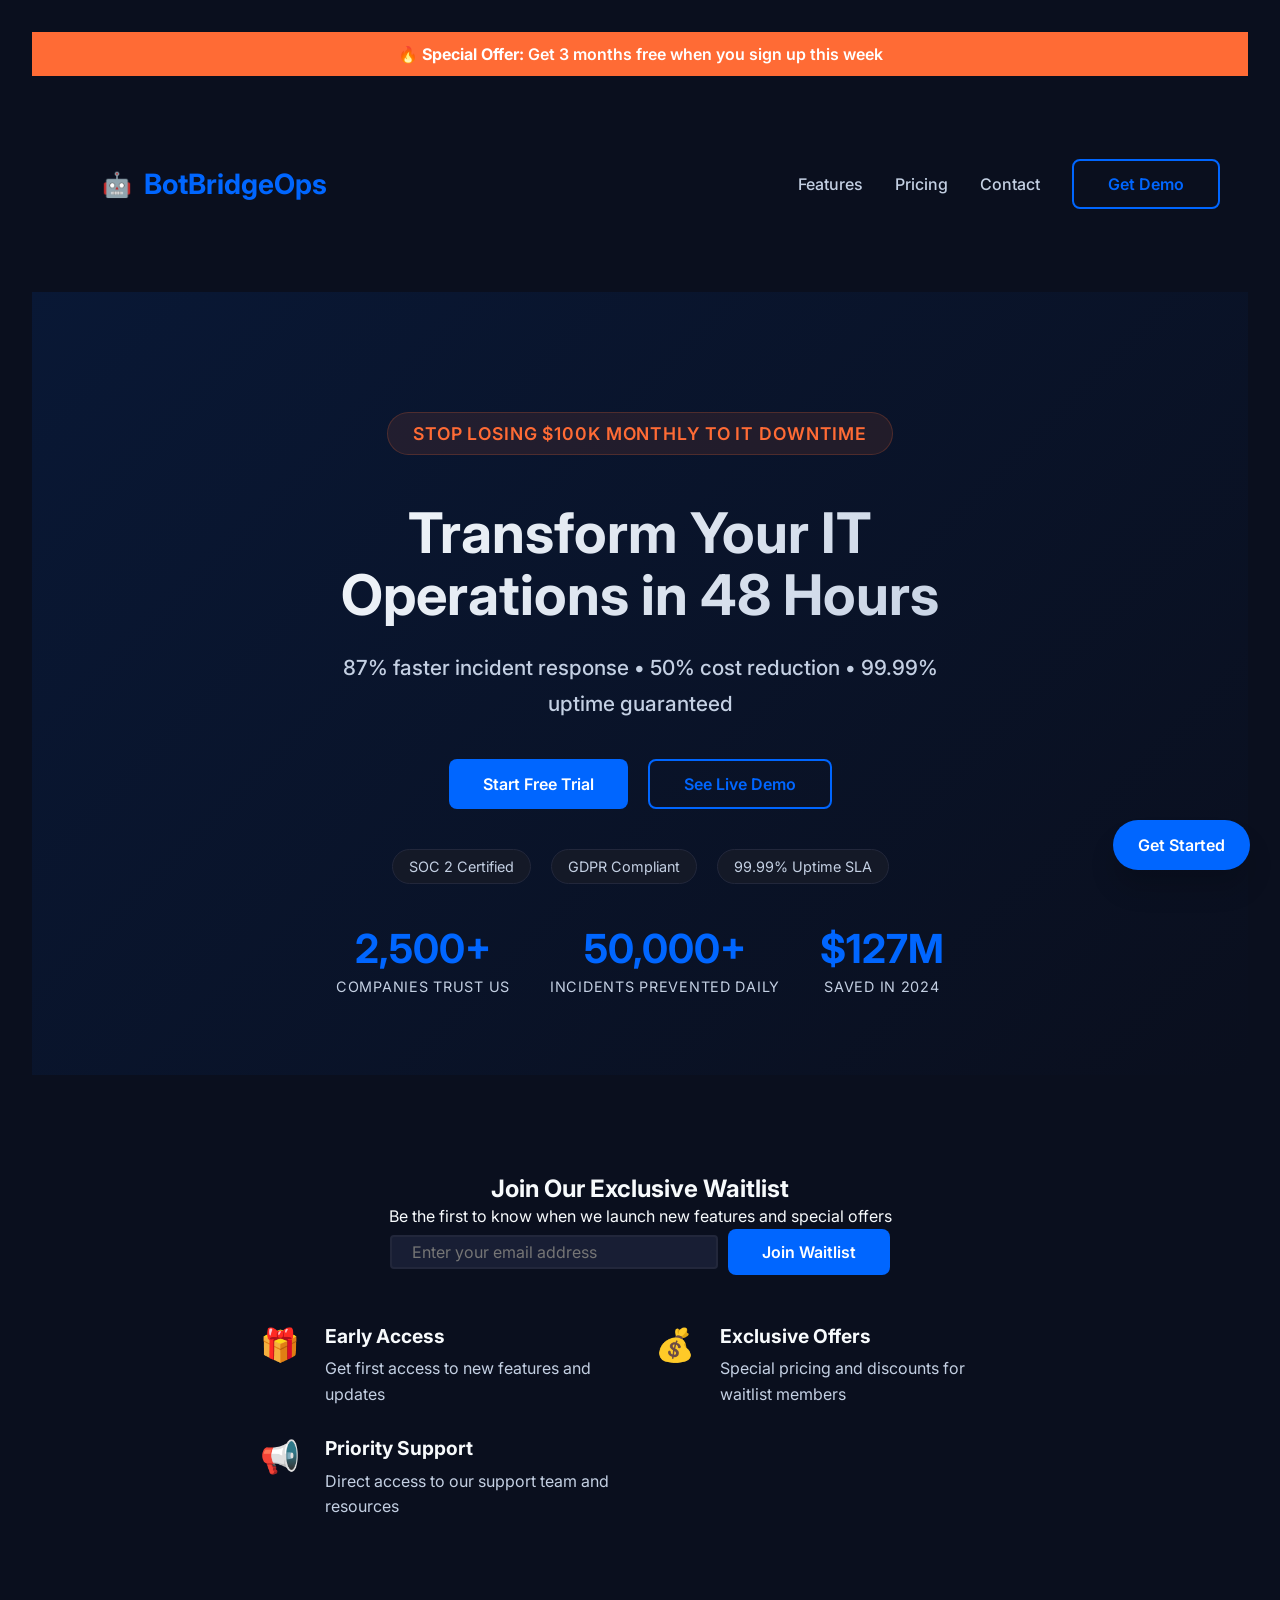
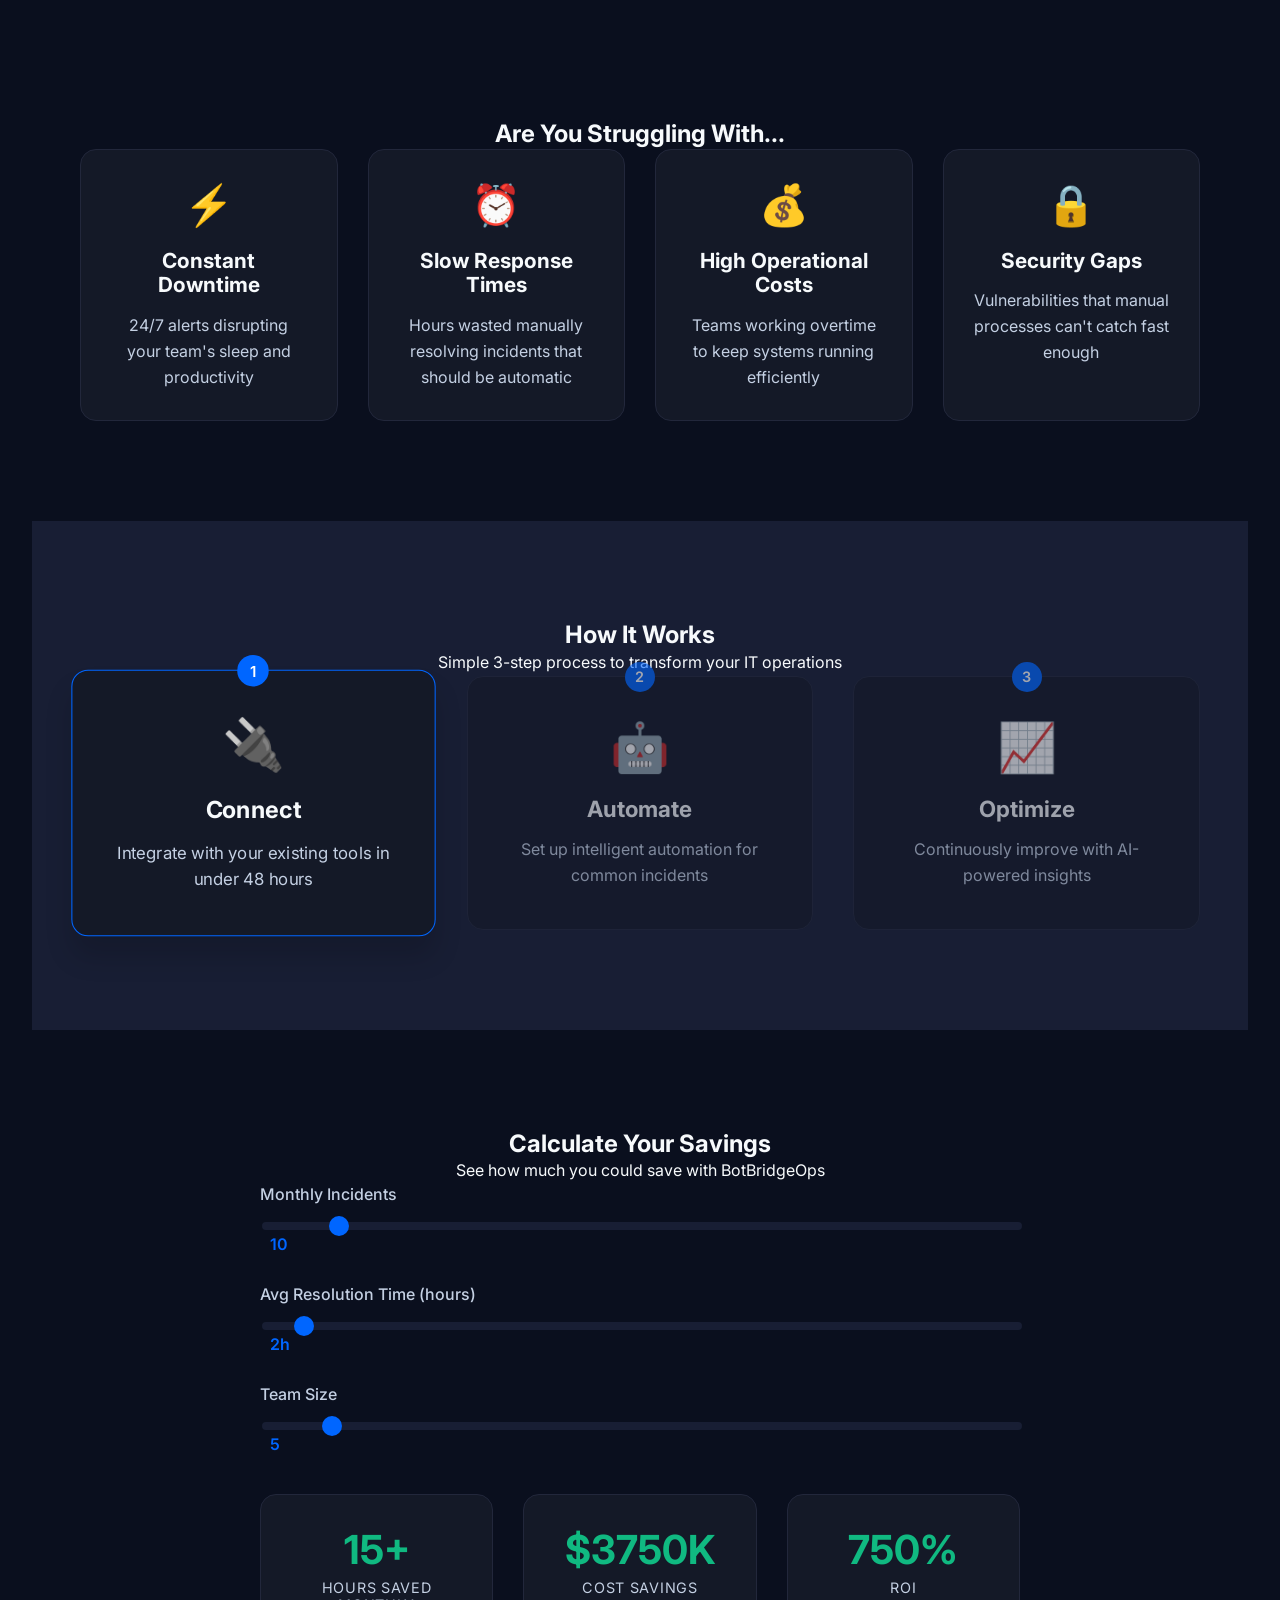
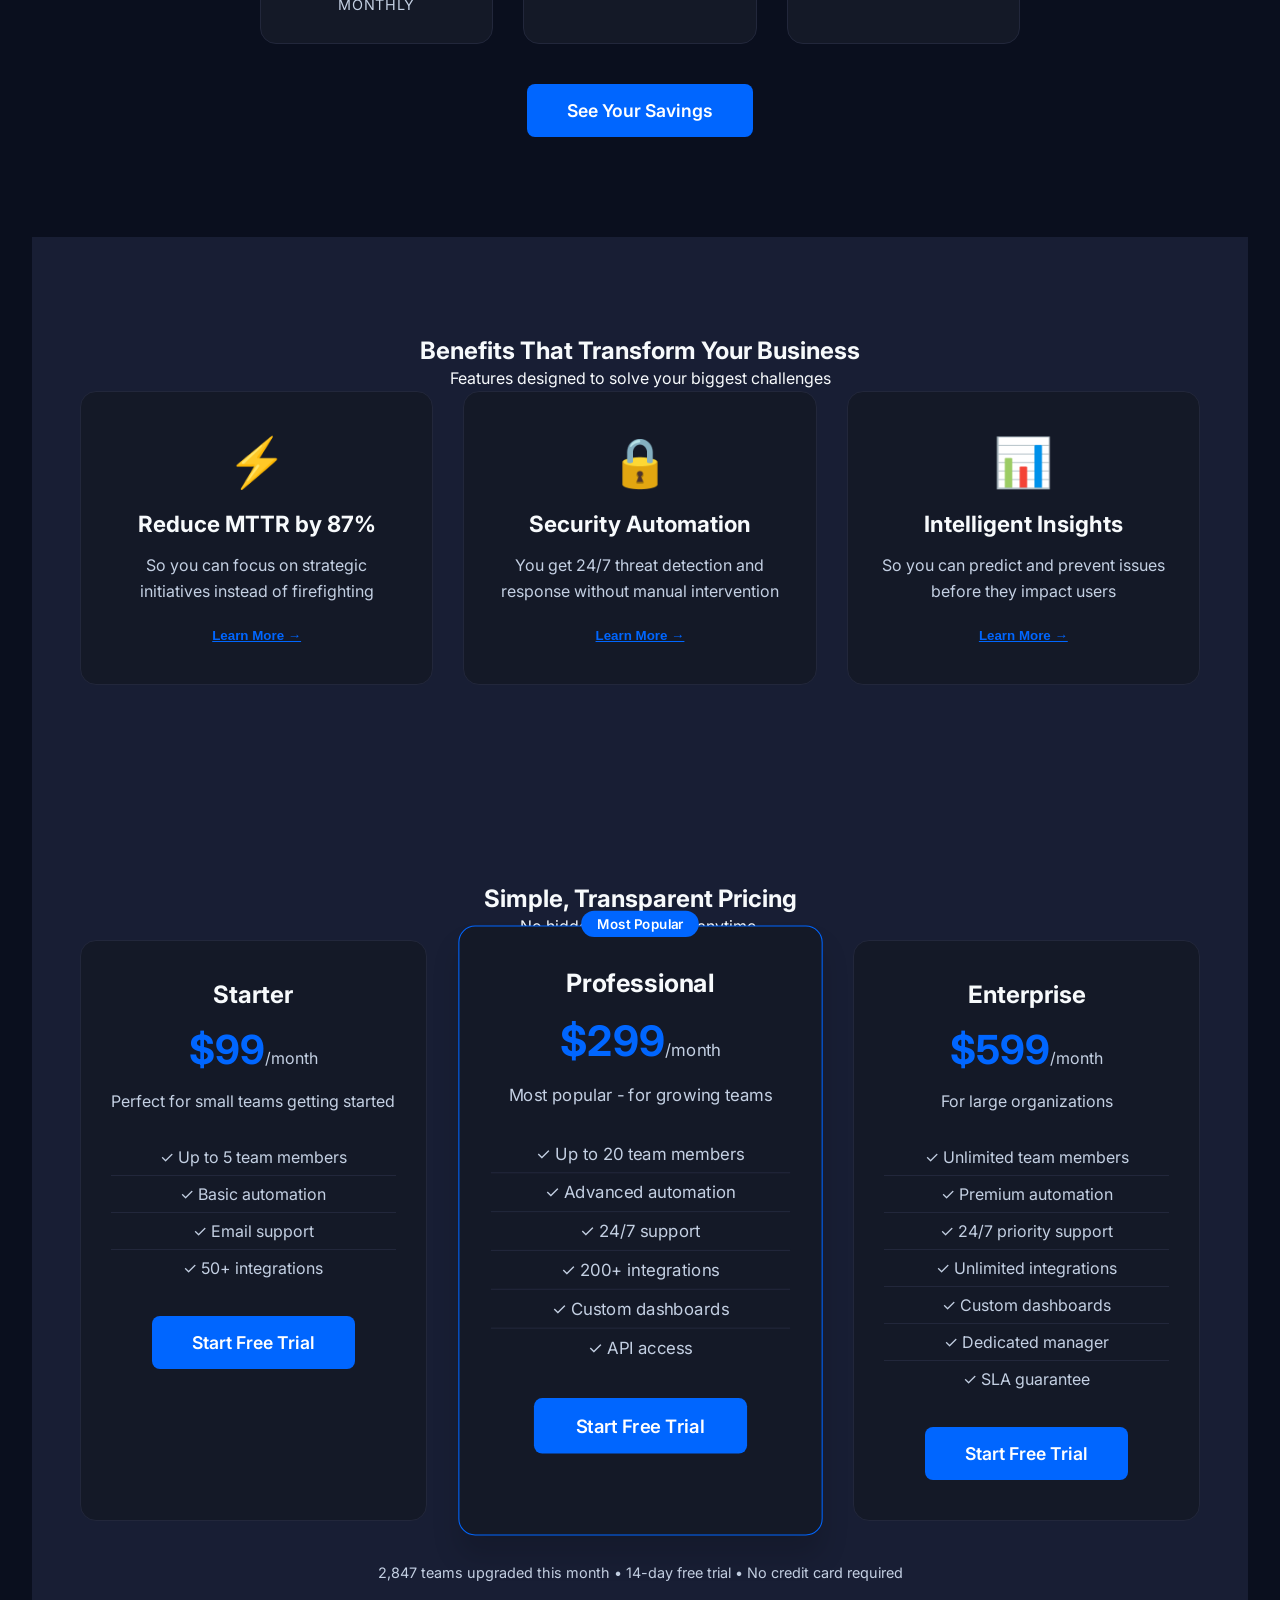
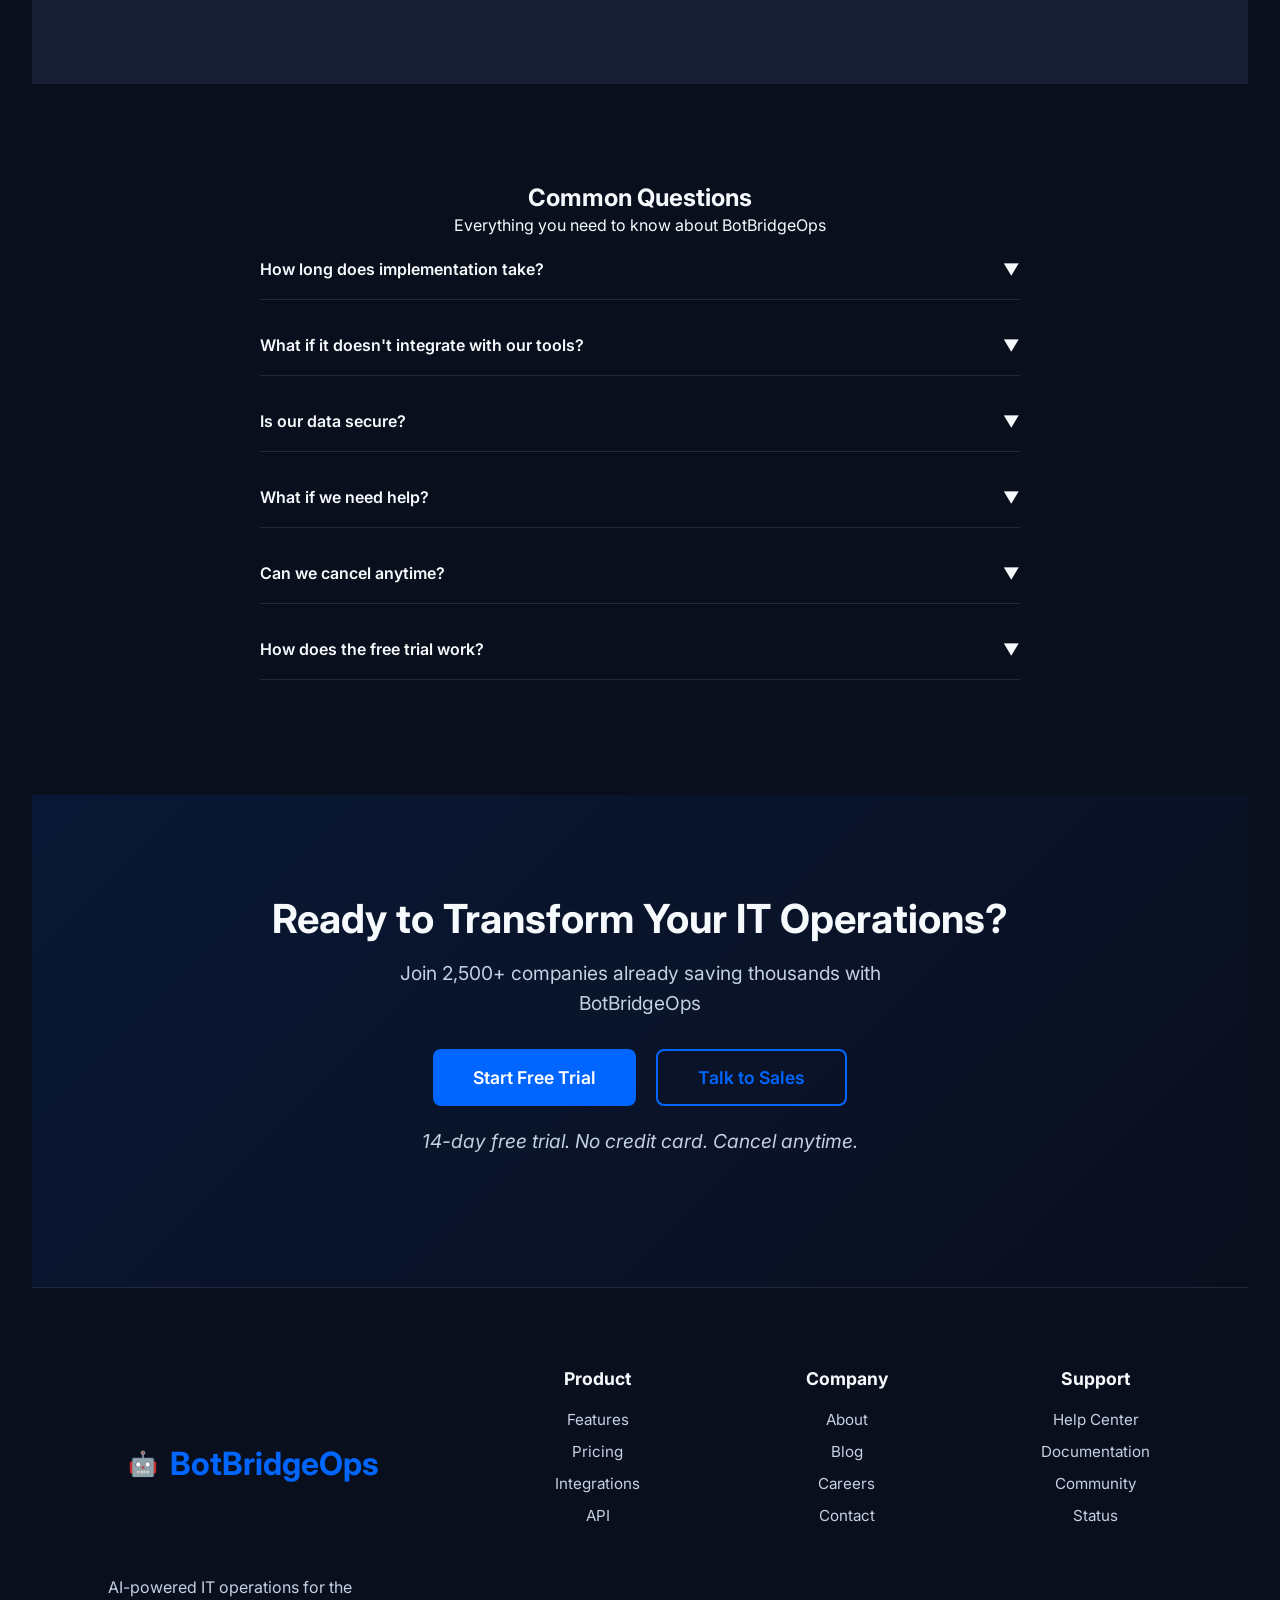
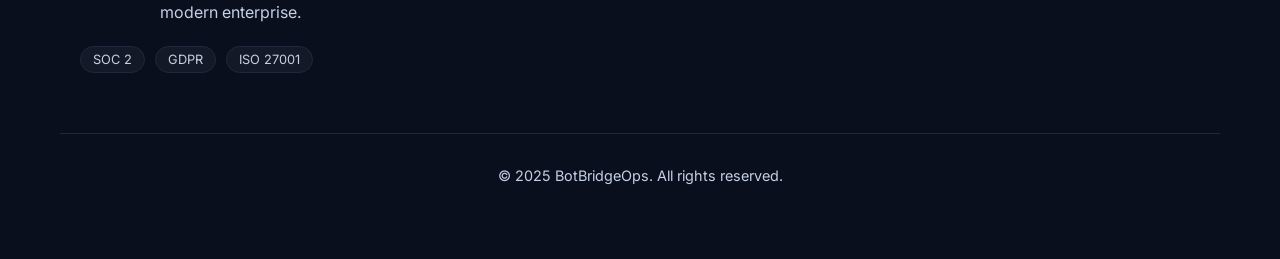
<file: index.html>
<!doctype html>
<html lang="en">
  <head>
    <meta charset="UTF-8" />
    <link rel="icon" type="image/svg+xml" href="/vite.svg" />
    <meta name="viewport" content="width=device-width, initial-scale=1.0" />
    <title>BotBridgeOps – Your Tools, Our Intelligence</title>
    <meta name="description"
          content="BotBridgeOps: AI-powered IT health optimization for your existing tools. Integrate, automate, and achieve more.">
    <link rel="preconnect" href="https://fonts.googleapis.com">
    <link rel="preconnect" href="https://fonts.gstatic.com" crossorigin>
    <link href="https://fonts.googleapis.com/css2?family=Inter:wght@400;600;700&display=swap" rel="stylesheet">
    <script type="module" crossorigin src="/assets/index-57ejpOZ7.js"></script>
    <link rel="stylesheet" crossorigin href="/assets/index-D9HUNYkE.css">
  </head>
  <body>
    <div id="root"></div>
  </body>
</html>
</file>
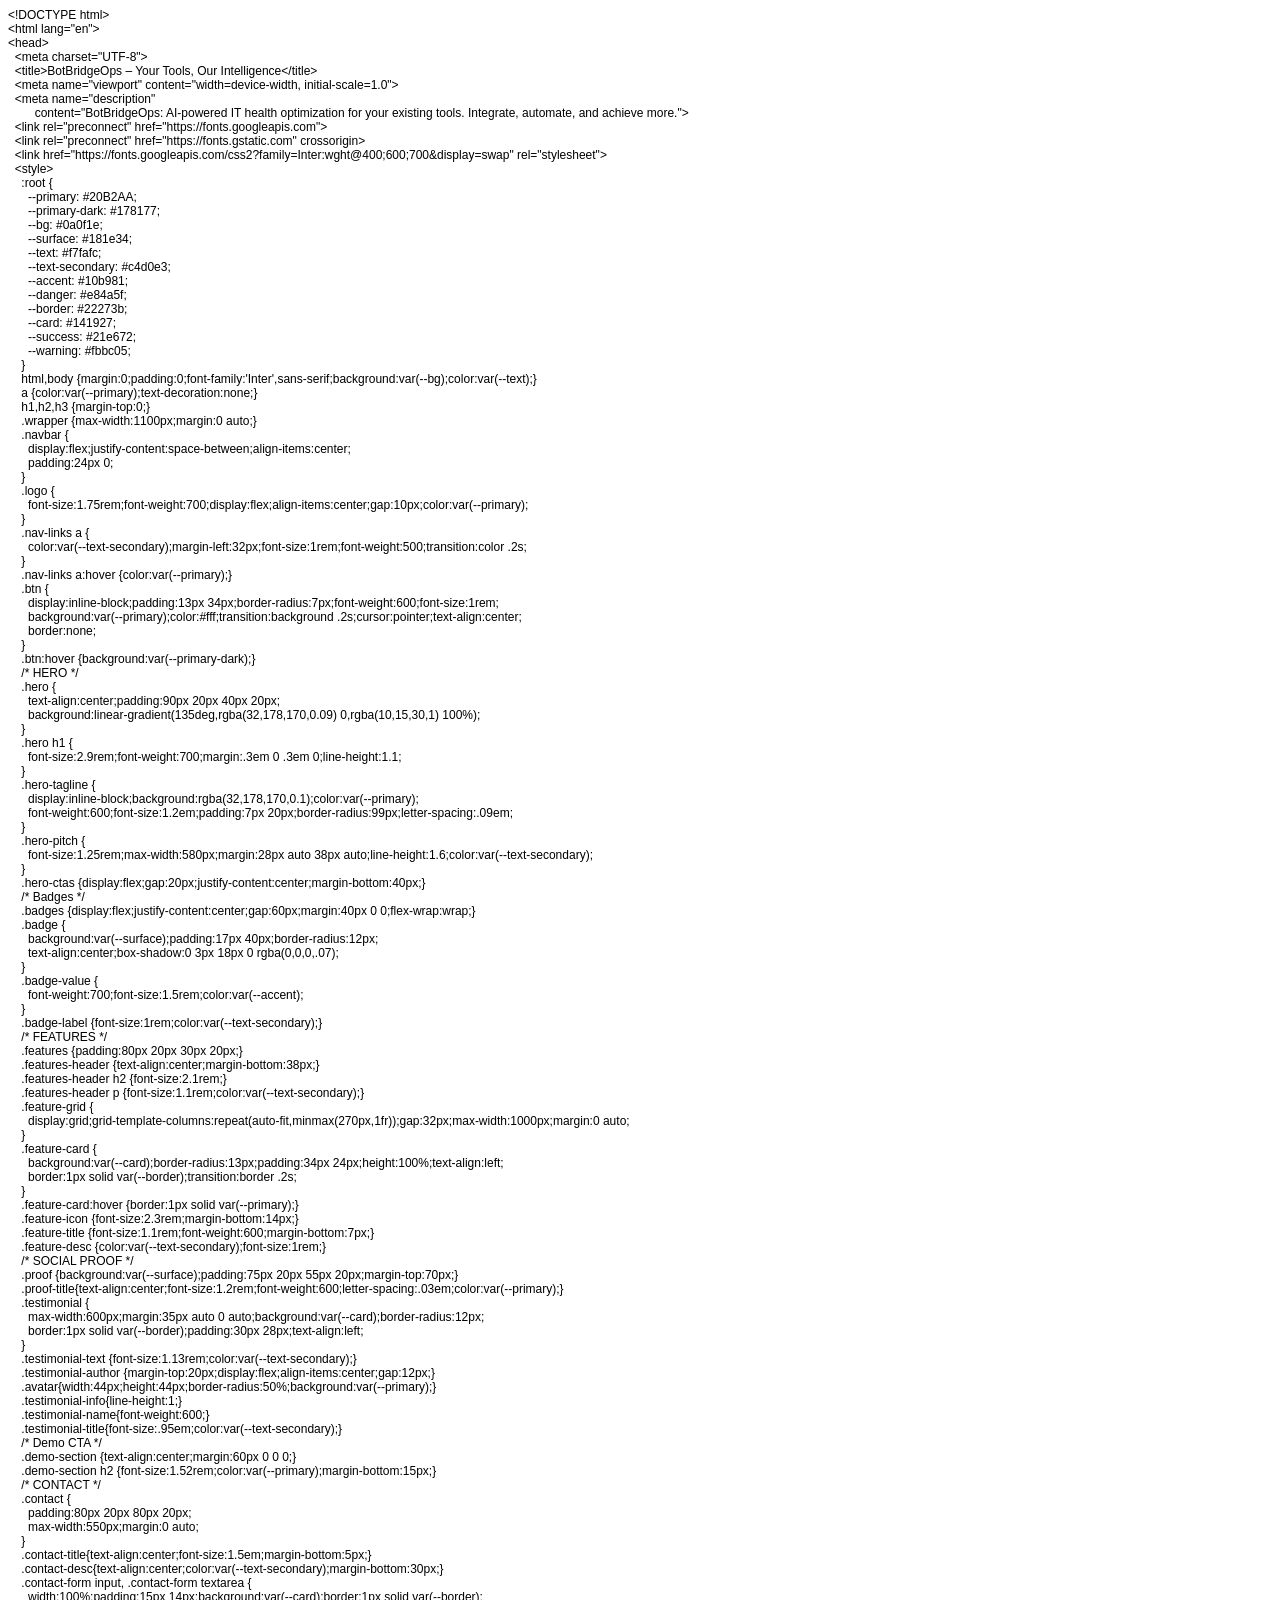
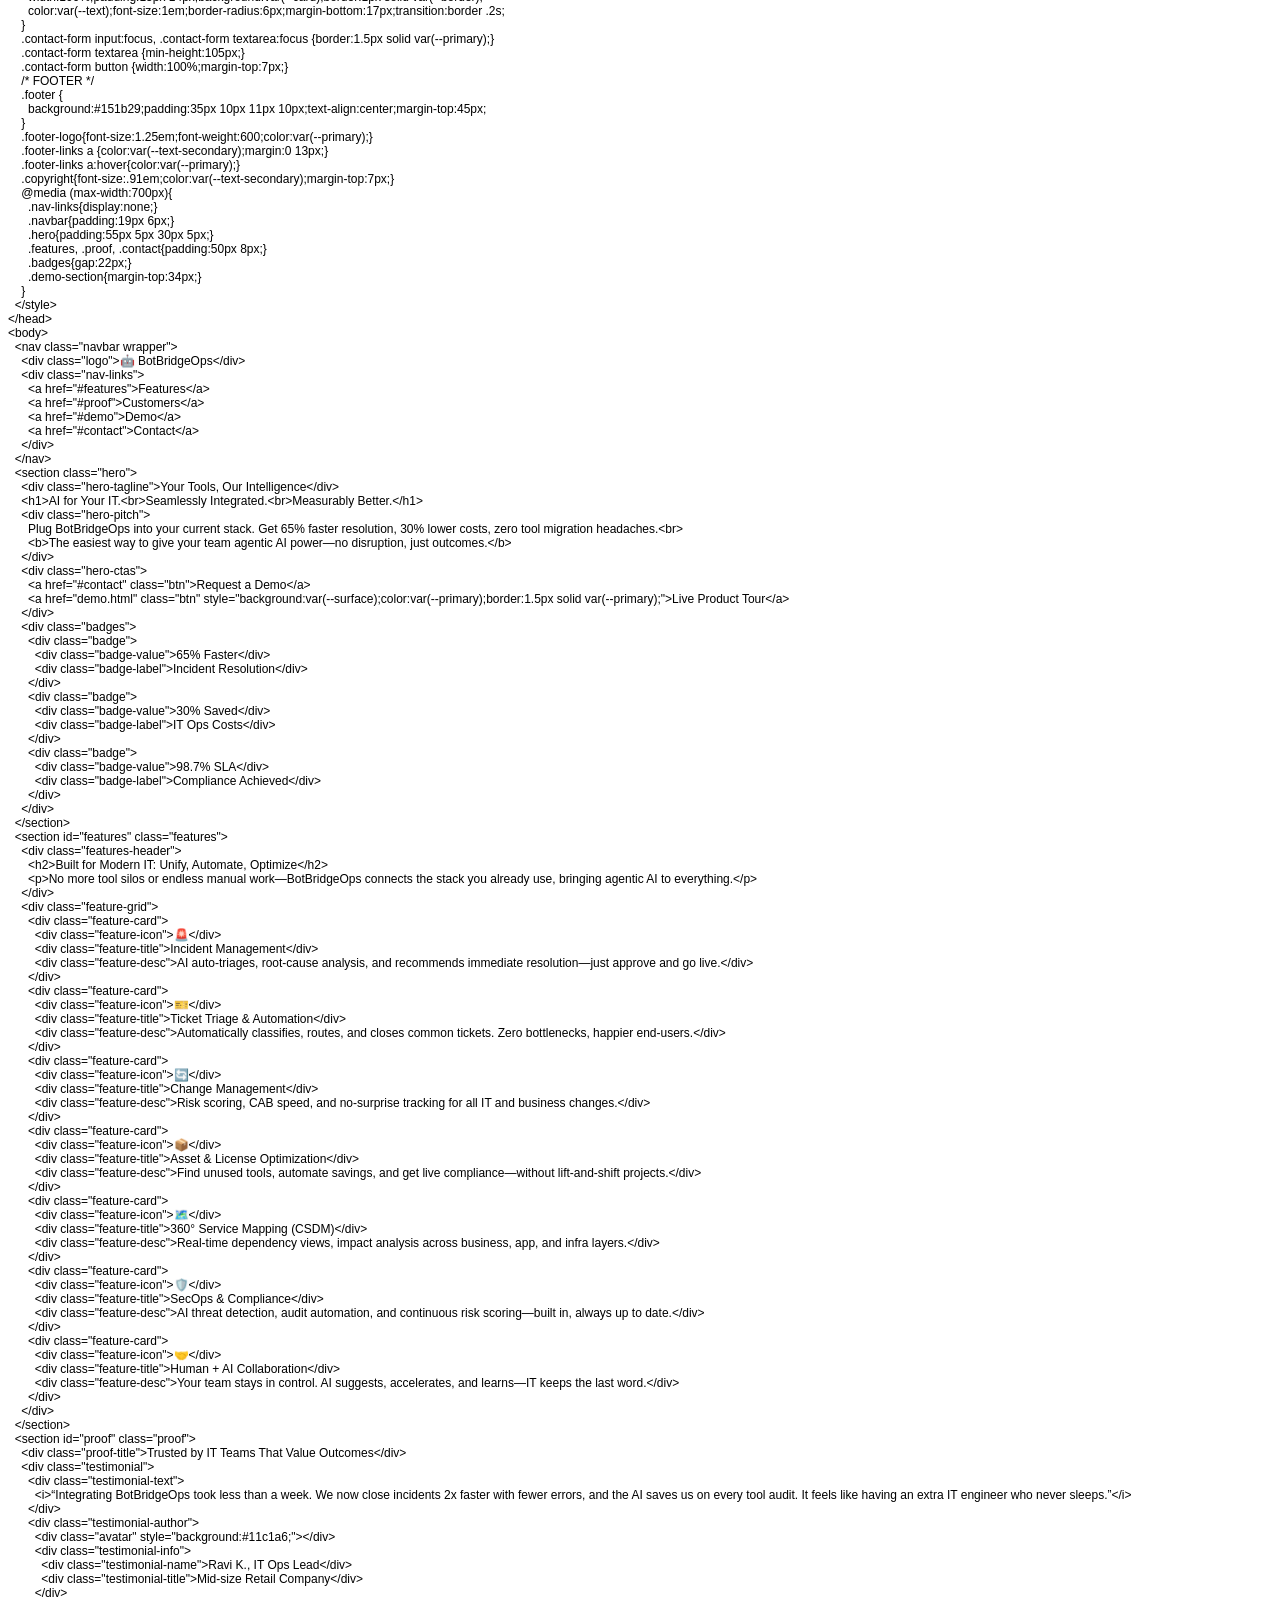
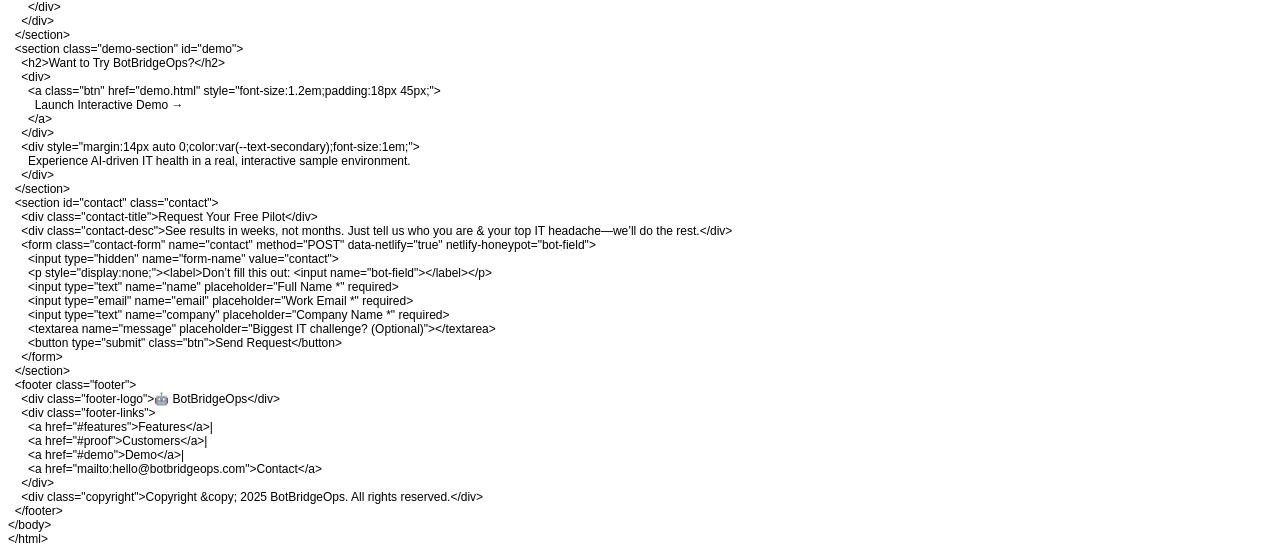
<file: oldervesrion/index.html>
<!DOCTYPE html PUBLIC "-//W3C//DTD HTML 4.01//EN" "http://www.w3.org/TR/html4/strict.dtd">
<html>
<head>
  <meta http-equiv="Content-Type" content="text/html; charset=utf-8">
  <meta http-equiv="Content-Style-Type" content="text/css">
  <title></title>
  <meta name="Generator" content="Cocoa HTML Writer">
  <meta name="CocoaVersion" content="2685.1">
  <style type="text/css">
    p.p1 {margin: 0.0px 0.0px 0.0px 0.0px; font: 12.0px Helvetica}
  </style>
</head>
<body>
<p class="p1">&lt;!DOCTYPE html&gt;</p>
<p class="p1">&lt;html lang="en"&gt;</p>
<p class="p1">&lt;head&gt;</p>
<p class="p1"><span class="Apple-converted-space">  </span>&lt;meta charset="UTF-8"&gt;</p>
<p class="p1"><span class="Apple-converted-space">  </span>&lt;title&gt;BotBridgeOps – Your Tools, Our Intelligence&lt;/title&gt;</p>
<p class="p1"><span class="Apple-converted-space">  </span>&lt;meta name="viewport" content="width=device-width, initial-scale=1.0"&gt;</p>
<p class="p1"><span class="Apple-converted-space">  </span>&lt;meta name="description"</p>
<p class="p1"><span class="Apple-converted-space">        </span>content="BotBridgeOps: AI-powered IT health optimization for your existing tools. Integrate, automate, and achieve more."&gt;</p>
<p class="p1"><span class="Apple-converted-space">  </span>&lt;link rel="preconnect" href="https://fonts.googleapis.com"&gt;</p>
<p class="p1"><span class="Apple-converted-space">  </span>&lt;link rel="preconnect" href="https://fonts.gstatic.com" crossorigin&gt;</p>
<p class="p1"><span class="Apple-converted-space">  </span>&lt;link href="https://fonts.googleapis.com/css2?family=Inter:wght@400;600;700&amp;display=swap" rel="stylesheet"&gt;</p>
<p class="p1"><span class="Apple-converted-space">  </span>&lt;style&gt;</p>
<p class="p1"><span class="Apple-converted-space">    </span>:root {</p>
<p class="p1"><span class="Apple-converted-space">      </span>--primary: #20B2AA;</p>
<p class="p1"><span class="Apple-converted-space">      </span>--primary-dark: #178177;</p>
<p class="p1"><span class="Apple-converted-space">      </span>--bg: #0a0f1e;</p>
<p class="p1"><span class="Apple-converted-space">      </span>--surface: #181e34;</p>
<p class="p1"><span class="Apple-converted-space">      </span>--text: #f7fafc;</p>
<p class="p1"><span class="Apple-converted-space">      </span>--text-secondary: #c4d0e3;</p>
<p class="p1"><span class="Apple-converted-space">      </span>--accent: #10b981;</p>
<p class="p1"><span class="Apple-converted-space">      </span>--danger: #e84a5f;</p>
<p class="p1"><span class="Apple-converted-space">      </span>--border: #22273b;</p>
<p class="p1"><span class="Apple-converted-space">      </span>--card: #141927;</p>
<p class="p1"><span class="Apple-converted-space">      </span>--success: #21e672;</p>
<p class="p1"><span class="Apple-converted-space">      </span>--warning: #fbbc05;</p>
<p class="p1"><span class="Apple-converted-space">    </span>}</p>
<p class="p1"><span class="Apple-converted-space">    </span>html,body {margin:0;padding:0;font-family:'Inter',sans-serif;background:var(--bg);color:var(--text);}</p>
<p class="p1"><span class="Apple-converted-space">    </span>a {color:var(--primary);text-decoration:none;}</p>
<p class="p1"><span class="Apple-converted-space">    </span>h1,h2,h3 {margin-top:0;}</p>
<p class="p1"><span class="Apple-converted-space">    </span>.wrapper {max-width:1100px;margin:0 auto;}</p>
<p class="p1"><span class="Apple-converted-space">    </span>.navbar {</p>
<p class="p1"><span class="Apple-converted-space">      </span>display:flex;justify-content:space-between;align-items:center;</p>
<p class="p1"><span class="Apple-converted-space">      </span>padding:24px 0;</p>
<p class="p1"><span class="Apple-converted-space">    </span>}</p>
<p class="p1"><span class="Apple-converted-space">    </span>.logo {</p>
<p class="p1"><span class="Apple-converted-space">      </span>font-size:1.75rem;font-weight:700;display:flex;align-items:center;gap:10px;color:var(--primary);</p>
<p class="p1"><span class="Apple-converted-space">    </span>}</p>
<p class="p1"><span class="Apple-converted-space">    </span>.nav-links a {</p>
<p class="p1"><span class="Apple-converted-space">      </span>color:var(--text-secondary);margin-left:32px;font-size:1rem;font-weight:500;transition:color .2s;</p>
<p class="p1"><span class="Apple-converted-space">    </span>}</p>
<p class="p1"><span class="Apple-converted-space">    </span>.nav-links a:hover {color:var(--primary);}</p>
<p class="p1"><span class="Apple-converted-space">    </span>.btn {</p>
<p class="p1"><span class="Apple-converted-space">      </span>display:inline-block;padding:13px 34px;border-radius:7px;font-weight:600;font-size:1rem;</p>
<p class="p1"><span class="Apple-converted-space">      </span>background:var(--primary);color:#fff;transition:background .2s;cursor:pointer;text-align:center;</p>
<p class="p1"><span class="Apple-converted-space">      </span>border:none;</p>
<p class="p1"><span class="Apple-converted-space">    </span>}</p>
<p class="p1"><span class="Apple-converted-space">    </span>.btn:hover {background:var(--primary-dark);}</p>
<p class="p1"><span class="Apple-converted-space">    </span>/* HERO */</p>
<p class="p1"><span class="Apple-converted-space">    </span>.hero {</p>
<p class="p1"><span class="Apple-converted-space">      </span>text-align:center;padding:90px 20px 40px 20px;</p>
<p class="p1"><span class="Apple-converted-space">      </span>background:linear-gradient(135deg,rgba(32,178,170,0.09) 0,rgba(10,15,30,1) 100%);</p>
<p class="p1"><span class="Apple-converted-space">    </span>}</p>
<p class="p1"><span class="Apple-converted-space">    </span>.hero h1 {</p>
<p class="p1"><span class="Apple-converted-space">      </span>font-size:2.9rem;font-weight:700;margin:.3em 0 .3em 0;line-height:1.1;</p>
<p class="p1"><span class="Apple-converted-space">    </span>}</p>
<p class="p1"><span class="Apple-converted-space">    </span>.hero-tagline {</p>
<p class="p1"><span class="Apple-converted-space">      </span>display:inline-block;background:rgba(32,178,170,0.1);color:var(--primary);</p>
<p class="p1"><span class="Apple-converted-space">      </span>font-weight:600;font-size:1.2em;padding:7px 20px;border-radius:99px;letter-spacing:.09em;</p>
<p class="p1"><span class="Apple-converted-space">    </span>}</p>
<p class="p1"><span class="Apple-converted-space">    </span>.hero-pitch {</p>
<p class="p1"><span class="Apple-converted-space">      </span>font-size:1.25rem;max-width:580px;margin:28px auto 38px auto;line-height:1.6;color:var(--text-secondary);</p>
<p class="p1"><span class="Apple-converted-space">    </span>}</p>
<p class="p1"><span class="Apple-converted-space">    </span>.hero-ctas {display:flex;gap:20px;justify-content:center;margin-bottom:40px;}</p>
<p class="p1"><span class="Apple-converted-space">    </span>/* Badges */</p>
<p class="p1"><span class="Apple-converted-space">    </span>.badges {display:flex;justify-content:center;gap:60px;margin:40px 0 0;flex-wrap:wrap;}</p>
<p class="p1"><span class="Apple-converted-space">    </span>.badge {</p>
<p class="p1"><span class="Apple-converted-space">      </span>background:var(--surface);padding:17px 40px;border-radius:12px;</p>
<p class="p1"><span class="Apple-converted-space">      </span>text-align:center;box-shadow:0 3px 18px 0 rgba(0,0,0,.07);</p>
<p class="p1"><span class="Apple-converted-space">    </span>}</p>
<p class="p1"><span class="Apple-converted-space">    </span>.badge-value {</p>
<p class="p1"><span class="Apple-converted-space">      </span>font-weight:700;font-size:1.5rem;color:var(--accent);</p>
<p class="p1"><span class="Apple-converted-space">    </span>}</p>
<p class="p1"><span class="Apple-converted-space">    </span>.badge-label {font-size:1rem;color:var(--text-secondary);}</p>
<p class="p1"><span class="Apple-converted-space">    </span>/* FEATURES */</p>
<p class="p1"><span class="Apple-converted-space">    </span>.features {padding:80px 20px 30px 20px;}</p>
<p class="p1"><span class="Apple-converted-space">    </span>.features-header {text-align:center;margin-bottom:38px;}</p>
<p class="p1"><span class="Apple-converted-space">    </span>.features-header h2 {font-size:2.1rem;}</p>
<p class="p1"><span class="Apple-converted-space">    </span>.features-header p {font-size:1.1rem;color:var(--text-secondary);}</p>
<p class="p1"><span class="Apple-converted-space">    </span>.feature-grid {</p>
<p class="p1"><span class="Apple-converted-space">      </span>display:grid;grid-template-columns:repeat(auto-fit,minmax(270px,1fr));gap:32px;max-width:1000px;margin:0 auto;</p>
<p class="p1"><span class="Apple-converted-space">    </span>}</p>
<p class="p1"><span class="Apple-converted-space">    </span>.feature-card {</p>
<p class="p1"><span class="Apple-converted-space">      </span>background:var(--card);border-radius:13px;padding:34px 24px;height:100%;text-align:left;</p>
<p class="p1"><span class="Apple-converted-space">      </span>border:1px solid var(--border);transition:border .2s;</p>
<p class="p1"><span class="Apple-converted-space">    </span>}</p>
<p class="p1"><span class="Apple-converted-space">    </span>.feature-card:hover {border:1px solid var(--primary);}</p>
<p class="p1"><span class="Apple-converted-space">    </span>.feature-icon {font-size:2.3rem;margin-bottom:14px;}</p>
<p class="p1"><span class="Apple-converted-space">    </span>.feature-title {font-size:1.1rem;font-weight:600;margin-bottom:7px;}</p>
<p class="p1"><span class="Apple-converted-space">    </span>.feature-desc {color:var(--text-secondary);font-size:1rem;}</p>
<p class="p1"><span class="Apple-converted-space">    </span>/* SOCIAL PROOF */</p>
<p class="p1"><span class="Apple-converted-space">    </span>.proof {background:var(--surface);padding:75px 20px 55px 20px;margin-top:70px;}</p>
<p class="p1"><span class="Apple-converted-space">    </span>.proof-title{text-align:center;font-size:1.2rem;font-weight:600;letter-spacing:.03em;color:var(--primary);}</p>
<p class="p1"><span class="Apple-converted-space">    </span>.testimonial {</p>
<p class="p1"><span class="Apple-converted-space">      </span>max-width:600px;margin:35px auto 0 auto;background:var(--card);border-radius:12px;</p>
<p class="p1"><span class="Apple-converted-space">      </span>border:1px solid var(--border);padding:30px 28px;text-align:left;</p>
<p class="p1"><span class="Apple-converted-space">    </span>}</p>
<p class="p1"><span class="Apple-converted-space">    </span>.testimonial-text {font-size:1.13rem;color:var(--text-secondary);}</p>
<p class="p1"><span class="Apple-converted-space">    </span>.testimonial-author {margin-top:20px;display:flex;align-items:center;gap:12px;}</p>
<p class="p1"><span class="Apple-converted-space">    </span>.avatar{width:44px;height:44px;border-radius:50%;background:var(--primary);}</p>
<p class="p1"><span class="Apple-converted-space">    </span>.testimonial-info{line-height:1;}</p>
<p class="p1"><span class="Apple-converted-space">    </span>.testimonial-name{font-weight:600;}</p>
<p class="p1"><span class="Apple-converted-space">    </span>.testimonial-title{font-size:.95em;color:var(--text-secondary);}</p>
<p class="p1"><span class="Apple-converted-space">    </span>/* Demo CTA */</p>
<p class="p1"><span class="Apple-converted-space">    </span>.demo-section {text-align:center;margin:60px 0 0 0;}</p>
<p class="p1"><span class="Apple-converted-space">    </span>.demo-section h2 {font-size:1.52rem;color:var(--primary);margin-bottom:15px;}</p>
<p class="p1"><span class="Apple-converted-space">    </span>/* CONTACT */</p>
<p class="p1"><span class="Apple-converted-space">    </span>.contact {</p>
<p class="p1"><span class="Apple-converted-space">      </span>padding:80px 20px 80px 20px;</p>
<p class="p1"><span class="Apple-converted-space">      </span>max-width:550px;margin:0 auto;</p>
<p class="p1"><span class="Apple-converted-space">    </span>}</p>
<p class="p1"><span class="Apple-converted-space">    </span>.contact-title{text-align:center;font-size:1.5em;margin-bottom:5px;}</p>
<p class="p1"><span class="Apple-converted-space">    </span>.contact-desc{text-align:center;color:var(--text-secondary);margin-bottom:30px;}</p>
<p class="p1"><span class="Apple-converted-space">    </span>.contact-form input, .contact-form textarea {</p>
<p class="p1"><span class="Apple-converted-space">      </span>width:100%;padding:15px 14px;background:var(--card);border:1px solid var(--border);</p>
<p class="p1"><span class="Apple-converted-space">      </span>color:var(--text);font-size:1em;border-radius:6px;margin-bottom:17px;transition:border .2s;</p>
<p class="p1"><span class="Apple-converted-space">    </span>}</p>
<p class="p1"><span class="Apple-converted-space">    </span>.contact-form input:focus, .contact-form textarea:focus {border:1.5px solid var(--primary);}</p>
<p class="p1"><span class="Apple-converted-space">    </span>.contact-form textarea {min-height:105px;}</p>
<p class="p1"><span class="Apple-converted-space">    </span>.contact-form button {width:100%;margin-top:7px;}</p>
<p class="p1"><span class="Apple-converted-space">    </span>/* FOOTER */</p>
<p class="p1"><span class="Apple-converted-space">    </span>.footer {</p>
<p class="p1"><span class="Apple-converted-space">      </span>background:#151b29;padding:35px 10px 11px 10px;text-align:center;margin-top:45px;</p>
<p class="p1"><span class="Apple-converted-space">    </span>}</p>
<p class="p1"><span class="Apple-converted-space">    </span>.footer-logo{font-size:1.25em;font-weight:600;color:var(--primary);}</p>
<p class="p1"><span class="Apple-converted-space">    </span>.footer-links a {color:var(--text-secondary);margin:0 13px;}</p>
<p class="p1"><span class="Apple-converted-space">    </span>.footer-links a:hover{color:var(--primary);}</p>
<p class="p1"><span class="Apple-converted-space">    </span>.copyright{font-size:.91em;color:var(--text-secondary);margin-top:7px;}</p>
<p class="p1"><span class="Apple-converted-space">    </span>@media (max-width:700px){</p>
<p class="p1"><span class="Apple-converted-space">      </span>.nav-links{display:none;}</p>
<p class="p1"><span class="Apple-converted-space">      </span>.navbar{padding:19px 6px;}</p>
<p class="p1"><span class="Apple-converted-space">      </span>.hero{padding:55px 5px 30px 5px;}</p>
<p class="p1"><span class="Apple-converted-space">      </span>.features, .proof, .contact{padding:50px 8px;}</p>
<p class="p1"><span class="Apple-converted-space">      </span>.badges{gap:22px;}</p>
<p class="p1"><span class="Apple-converted-space">      </span>.demo-section{margin-top:34px;}</p>
<p class="p1"><span class="Apple-converted-space">    </span>}</p>
<p class="p1"><span class="Apple-converted-space">  </span>&lt;/style&gt;</p>
<p class="p1">&lt;/head&gt;</p>
<p class="p1">&lt;body&gt;</p>
<p class="p1"><span class="Apple-converted-space">  </span>&lt;nav class="navbar wrapper"&gt;</p>
<p class="p1"><span class="Apple-converted-space">    </span>&lt;div class="logo"&gt;🤖 BotBridgeOps&lt;/div&gt;</p>
<p class="p1"><span class="Apple-converted-space">    </span>&lt;div class="nav-links"&gt;</p>
<p class="p1"><span class="Apple-converted-space">      </span>&lt;a href="#features"&gt;Features&lt;/a&gt;</p>
<p class="p1"><span class="Apple-converted-space">      </span>&lt;a href="#proof"&gt;Customers&lt;/a&gt;</p>
<p class="p1"><span class="Apple-converted-space">      </span>&lt;a href="#demo"&gt;Demo&lt;/a&gt;</p>
<p class="p1"><span class="Apple-converted-space">      </span>&lt;a href="#contact"&gt;Contact&lt;/a&gt;</p>
<p class="p1"><span class="Apple-converted-space">    </span>&lt;/div&gt;</p>
<p class="p1"><span class="Apple-converted-space">  </span>&lt;/nav&gt;</p>
<p class="p1"><span class="Apple-converted-space">  </span>&lt;section class="hero"&gt;</p>
<p class="p1"><span class="Apple-converted-space">    </span>&lt;div class="hero-tagline"&gt;Your Tools, Our Intelligence&lt;/div&gt;</p>
<p class="p1"><span class="Apple-converted-space">    </span>&lt;h1&gt;AI for Your IT.&lt;br&gt;Seamlessly Integrated.&lt;br&gt;Measurably Better.&lt;/h1&gt;</p>
<p class="p1"><span class="Apple-converted-space">    </span>&lt;div class="hero-pitch"&gt;</p>
<p class="p1"><span class="Apple-converted-space">      </span>Plug BotBridgeOps into your current stack. Get 65% faster resolution, 30% lower costs, zero tool migration headaches.&lt;br&gt;</p>
<p class="p1"><span class="Apple-converted-space">      </span>&lt;b&gt;The easiest way to give your team agentic AI power—no disruption, just outcomes.&lt;/b&gt;</p>
<p class="p1"><span class="Apple-converted-space">    </span>&lt;/div&gt;</p>
<p class="p1"><span class="Apple-converted-space">    </span>&lt;div class="hero-ctas"&gt;</p>
<p class="p1"><span class="Apple-converted-space">      </span>&lt;a href="#contact" class="btn"&gt;Request a Demo&lt;/a&gt;</p>
<p class="p1"><span class="Apple-converted-space">      </span>&lt;a href="demo.html" class="btn" style="background:var(--surface);color:var(--primary);border:1.5px solid var(--primary);"&gt;Live Product Tour&lt;/a&gt;</p>
<p class="p1"><span class="Apple-converted-space">    </span>&lt;/div&gt;</p>
<p class="p1"><span class="Apple-converted-space">    </span>&lt;div class="badges"&gt;</p>
<p class="p1"><span class="Apple-converted-space">      </span>&lt;div class="badge"&gt;</p>
<p class="p1"><span class="Apple-converted-space">        </span>&lt;div class="badge-value"&gt;65% Faster&lt;/div&gt;</p>
<p class="p1"><span class="Apple-converted-space">        </span>&lt;div class="badge-label"&gt;Incident Resolution&lt;/div&gt;</p>
<p class="p1"><span class="Apple-converted-space">      </span>&lt;/div&gt;</p>
<p class="p1"><span class="Apple-converted-space">      </span>&lt;div class="badge"&gt;</p>
<p class="p1"><span class="Apple-converted-space">        </span>&lt;div class="badge-value"&gt;30% Saved&lt;/div&gt;</p>
<p class="p1"><span class="Apple-converted-space">        </span>&lt;div class="badge-label"&gt;IT Ops Costs&lt;/div&gt;</p>
<p class="p1"><span class="Apple-converted-space">      </span>&lt;/div&gt;</p>
<p class="p1"><span class="Apple-converted-space">      </span>&lt;div class="badge"&gt;</p>
<p class="p1"><span class="Apple-converted-space">        </span>&lt;div class="badge-value"&gt;98.7% SLA&lt;/div&gt;</p>
<p class="p1"><span class="Apple-converted-space">        </span>&lt;div class="badge-label"&gt;Compliance Achieved&lt;/div&gt;</p>
<p class="p1"><span class="Apple-converted-space">      </span>&lt;/div&gt;</p>
<p class="p1"><span class="Apple-converted-space">    </span>&lt;/div&gt;</p>
<p class="p1"><span class="Apple-converted-space">  </span>&lt;/section&gt;</p>
<p class="p1"><span class="Apple-converted-space">  </span>&lt;section id="features" class="features"&gt;</p>
<p class="p1"><span class="Apple-converted-space">    </span>&lt;div class="features-header"&gt;</p>
<p class="p1"><span class="Apple-converted-space">      </span>&lt;h2&gt;Built for Modern IT: Unify, Automate, Optimize&lt;/h2&gt;</p>
<p class="p1"><span class="Apple-converted-space">      </span>&lt;p&gt;No more tool silos or endless manual work—BotBridgeOps connects the stack you already use, bringing agentic AI to everything.&lt;/p&gt;</p>
<p class="p1"><span class="Apple-converted-space">    </span>&lt;/div&gt;</p>
<p class="p1"><span class="Apple-converted-space">    </span>&lt;div class="feature-grid"&gt;</p>
<p class="p1"><span class="Apple-converted-space">      </span>&lt;div class="feature-card"&gt;</p>
<p class="p1"><span class="Apple-converted-space">        </span>&lt;div class="feature-icon"&gt;🚨&lt;/div&gt;</p>
<p class="p1"><span class="Apple-converted-space">        </span>&lt;div class="feature-title"&gt;Incident Management&lt;/div&gt;</p>
<p class="p1"><span class="Apple-converted-space">        </span>&lt;div class="feature-desc"&gt;AI auto-triages, root-cause analysis, and recommends immediate resolution—just approve and go live.&lt;/div&gt;</p>
<p class="p1"><span class="Apple-converted-space">      </span>&lt;/div&gt;</p>
<p class="p1"><span class="Apple-converted-space">      </span>&lt;div class="feature-card"&gt;</p>
<p class="p1"><span class="Apple-converted-space">        </span>&lt;div class="feature-icon"&gt;🎫&lt;/div&gt;</p>
<p class="p1"><span class="Apple-converted-space">        </span>&lt;div class="feature-title"&gt;Ticket Triage &amp; Automation&lt;/div&gt;</p>
<p class="p1"><span class="Apple-converted-space">        </span>&lt;div class="feature-desc"&gt;Automatically classifies, routes, and closes common tickets. Zero bottlenecks, happier end-users.&lt;/div&gt;</p>
<p class="p1"><span class="Apple-converted-space">      </span>&lt;/div&gt;</p>
<p class="p1"><span class="Apple-converted-space">      </span>&lt;div class="feature-card"&gt;</p>
<p class="p1"><span class="Apple-converted-space">        </span>&lt;div class="feature-icon"&gt;🔄&lt;/div&gt;</p>
<p class="p1"><span class="Apple-converted-space">        </span>&lt;div class="feature-title"&gt;Change Management&lt;/div&gt;</p>
<p class="p1"><span class="Apple-converted-space">        </span>&lt;div class="feature-desc"&gt;Risk scoring, CAB speed, and no-surprise tracking for all IT and business changes.&lt;/div&gt;</p>
<p class="p1"><span class="Apple-converted-space">      </span>&lt;/div&gt;</p>
<p class="p1"><span class="Apple-converted-space">      </span>&lt;div class="feature-card"&gt;</p>
<p class="p1"><span class="Apple-converted-space">        </span>&lt;div class="feature-icon"&gt;📦&lt;/div&gt;</p>
<p class="p1"><span class="Apple-converted-space">        </span>&lt;div class="feature-title"&gt;Asset &amp; License Optimization&lt;/div&gt;</p>
<p class="p1"><span class="Apple-converted-space">        </span>&lt;div class="feature-desc"&gt;Find unused tools, automate savings, and get live compliance—without lift-and-shift projects.&lt;/div&gt;</p>
<p class="p1"><span class="Apple-converted-space">      </span>&lt;/div&gt;</p>
<p class="p1"><span class="Apple-converted-space">      </span>&lt;div class="feature-card"&gt;</p>
<p class="p1"><span class="Apple-converted-space">        </span>&lt;div class="feature-icon"&gt;🗺️&lt;/div&gt;</p>
<p class="p1"><span class="Apple-converted-space">        </span>&lt;div class="feature-title"&gt;360° Service Mapping (CSDM)&lt;/div&gt;</p>
<p class="p1"><span class="Apple-converted-space">        </span>&lt;div class="feature-desc"&gt;Real-time dependency views, impact analysis across business, app, and infra layers.&lt;/div&gt;</p>
<p class="p1"><span class="Apple-converted-space">      </span>&lt;/div&gt;</p>
<p class="p1"><span class="Apple-converted-space">      </span>&lt;div class="feature-card"&gt;</p>
<p class="p1"><span class="Apple-converted-space">        </span>&lt;div class="feature-icon"&gt;🛡️&lt;/div&gt;</p>
<p class="p1"><span class="Apple-converted-space">        </span>&lt;div class="feature-title"&gt;SecOps &amp; Compliance&lt;/div&gt;</p>
<p class="p1"><span class="Apple-converted-space">        </span>&lt;div class="feature-desc"&gt;AI threat detection, audit automation, and continuous risk scoring—built in, always up to date.&lt;/div&gt;</p>
<p class="p1"><span class="Apple-converted-space">      </span>&lt;/div&gt;</p>
<p class="p1"><span class="Apple-converted-space">      </span>&lt;div class="feature-card"&gt;</p>
<p class="p1"><span class="Apple-converted-space">        </span>&lt;div class="feature-icon"&gt;🤝&lt;/div&gt;</p>
<p class="p1"><span class="Apple-converted-space">        </span>&lt;div class="feature-title"&gt;Human + AI Collaboration&lt;/div&gt;</p>
<p class="p1"><span class="Apple-converted-space">        </span>&lt;div class="feature-desc"&gt;Your team stays in control. AI suggests, accelerates, and learns—IT keeps the last word.&lt;/div&gt;</p>
<p class="p1"><span class="Apple-converted-space">      </span>&lt;/div&gt;</p>
<p class="p1"><span class="Apple-converted-space">    </span>&lt;/div&gt;</p>
<p class="p1"><span class="Apple-converted-space">  </span>&lt;/section&gt;</p>
<p class="p1"><span class="Apple-converted-space">  </span>&lt;section id="proof" class="proof"&gt;</p>
<p class="p1"><span class="Apple-converted-space">    </span>&lt;div class="proof-title"&gt;Trusted by IT Teams That Value Outcomes&lt;/div&gt;</p>
<p class="p1"><span class="Apple-converted-space">    </span>&lt;div class="testimonial"&gt;</p>
<p class="p1"><span class="Apple-converted-space">      </span>&lt;div class="testimonial-text"&gt;</p>
<p class="p1"><span class="Apple-converted-space">        </span>&lt;i&gt;“Integrating BotBridgeOps took less than a week. We now close incidents 2x faster with fewer errors, and the AI saves us on every tool audit. It feels like having an extra IT engineer who never sleeps.”&lt;/i&gt;</p>
<p class="p1"><span class="Apple-converted-space">      </span>&lt;/div&gt;</p>
<p class="p1"><span class="Apple-converted-space">      </span>&lt;div class="testimonial-author"&gt;</p>
<p class="p1"><span class="Apple-converted-space">        </span>&lt;div class="avatar" style="background:#11c1a6;"&gt;&lt;/div&gt;</p>
<p class="p1"><span class="Apple-converted-space">        </span>&lt;div class="testimonial-info"&gt;</p>
<p class="p1"><span class="Apple-converted-space">          </span>&lt;div class="testimonial-name"&gt;Ravi K., IT Ops Lead&lt;/div&gt;</p>
<p class="p1"><span class="Apple-converted-space">          </span>&lt;div class="testimonial-title"&gt;Mid-size Retail Company&lt;/div&gt;</p>
<p class="p1"><span class="Apple-converted-space">        </span>&lt;/div&gt;</p>
<p class="p1"><span class="Apple-converted-space">      </span>&lt;/div&gt;</p>
<p class="p1"><span class="Apple-converted-space">    </span>&lt;/div&gt;</p>
<p class="p1"><span class="Apple-converted-space">  </span>&lt;/section&gt;</p>
<p class="p1"><span class="Apple-converted-space">  </span>&lt;section class="demo-section" id="demo"&gt;</p>
<p class="p1"><span class="Apple-converted-space">    </span>&lt;h2&gt;Want to Try BotBridgeOps?&lt;/h2&gt;</p>
<p class="p1"><span class="Apple-converted-space">    </span>&lt;div&gt;</p>
<p class="p1"><span class="Apple-converted-space">      </span>&lt;a class="btn" href="demo.html" style="font-size:1.2em;padding:18px 45px;"&gt;</p>
<p class="p1"><span class="Apple-converted-space">        </span>Launch Interactive Demo →</p>
<p class="p1"><span class="Apple-converted-space">      </span>&lt;/a&gt;</p>
<p class="p1"><span class="Apple-converted-space">    </span>&lt;/div&gt;</p>
<p class="p1"><span class="Apple-converted-space">    </span>&lt;div style="margin:14px auto 0;color:var(--text-secondary);font-size:1em;"&gt;</p>
<p class="p1"><span class="Apple-converted-space">      </span>Experience AI-driven IT health in a real, interactive sample environment.</p>
<p class="p1"><span class="Apple-converted-space">    </span>&lt;/div&gt;</p>
<p class="p1"><span class="Apple-converted-space">  </span>&lt;/section&gt;</p>
<p class="p1"><span class="Apple-converted-space">  </span>&lt;section id="contact" class="contact"&gt;</p>
<p class="p1"><span class="Apple-converted-space">    </span>&lt;div class="contact-title"&gt;Request Your Free Pilot&lt;/div&gt;</p>
<p class="p1"><span class="Apple-converted-space">    </span>&lt;div class="contact-desc"&gt;See results in weeks, not months. Just tell us who you are &amp; your top IT headache—we’ll do the rest.&lt;/div&gt;</p>
<p class="p1"><span class="Apple-converted-space">    </span>&lt;form class="contact-form" name="contact" method="POST" data-netlify="true" netlify-honeypot="bot-field"&gt;</p>
<p class="p1"><span class="Apple-converted-space">      </span>&lt;input type="hidden" name="form-name" value="contact"&gt;</p>
<p class="p1"><span class="Apple-converted-space">      </span>&lt;p style="display:none;"&gt;&lt;label&gt;Don’t fill this out: &lt;input name="bot-field"&gt;&lt;/label&gt;&lt;/p&gt;</p>
<p class="p1"><span class="Apple-converted-space">      </span>&lt;input type="text" name="name" placeholder="Full Name *" required&gt;</p>
<p class="p1"><span class="Apple-converted-space">      </span>&lt;input type="email" name="email" placeholder="Work Email *" required&gt;</p>
<p class="p1"><span class="Apple-converted-space">      </span>&lt;input type="text" name="company" placeholder="Company Name *" required&gt;</p>
<p class="p1"><span class="Apple-converted-space">      </span>&lt;textarea name="message" placeholder="Biggest IT challenge? (Optional)"&gt;&lt;/textarea&gt;</p>
<p class="p1"><span class="Apple-converted-space">      </span>&lt;button type="submit" class="btn"&gt;Send Request&lt;/button&gt;</p>
<p class="p1"><span class="Apple-converted-space">    </span>&lt;/form&gt;</p>
<p class="p1"><span class="Apple-converted-space">  </span>&lt;/section&gt;</p>
<p class="p1"><span class="Apple-converted-space">  </span>&lt;footer class="footer"&gt;</p>
<p class="p1"><span class="Apple-converted-space">    </span>&lt;div class="footer-logo"&gt;🤖 BotBridgeOps&lt;/div&gt;</p>
<p class="p1"><span class="Apple-converted-space">    </span>&lt;div class="footer-links"&gt;</p>
<p class="p1"><span class="Apple-converted-space">      </span>&lt;a href="#features"&gt;Features&lt;/a&gt;|</p>
<p class="p1"><span class="Apple-converted-space">      </span>&lt;a href="#proof"&gt;Customers&lt;/a&gt;|</p>
<p class="p1"><span class="Apple-converted-space">      </span>&lt;a href="#demo"&gt;Demo&lt;/a&gt;|</p>
<p class="p1"><span class="Apple-converted-space">      </span>&lt;a href="mailto:hello@botbridgeops.com"&gt;Contact&lt;/a&gt;</p>
<p class="p1"><span class="Apple-converted-space">    </span>&lt;/div&gt;</p>
<p class="p1"><span class="Apple-converted-space">    </span>&lt;div class="copyright"&gt;Copyright &amp;copy; 2025 BotBridgeOps. All rights reserved.&lt;/div&gt;</p>
<p class="p1"><span class="Apple-converted-space">  </span>&lt;/footer&gt;</p>
<p class="p1">&lt;/body&gt;</p>
<p class="p1">&lt;/html&gt;</p>
</body>
</html>
</file>
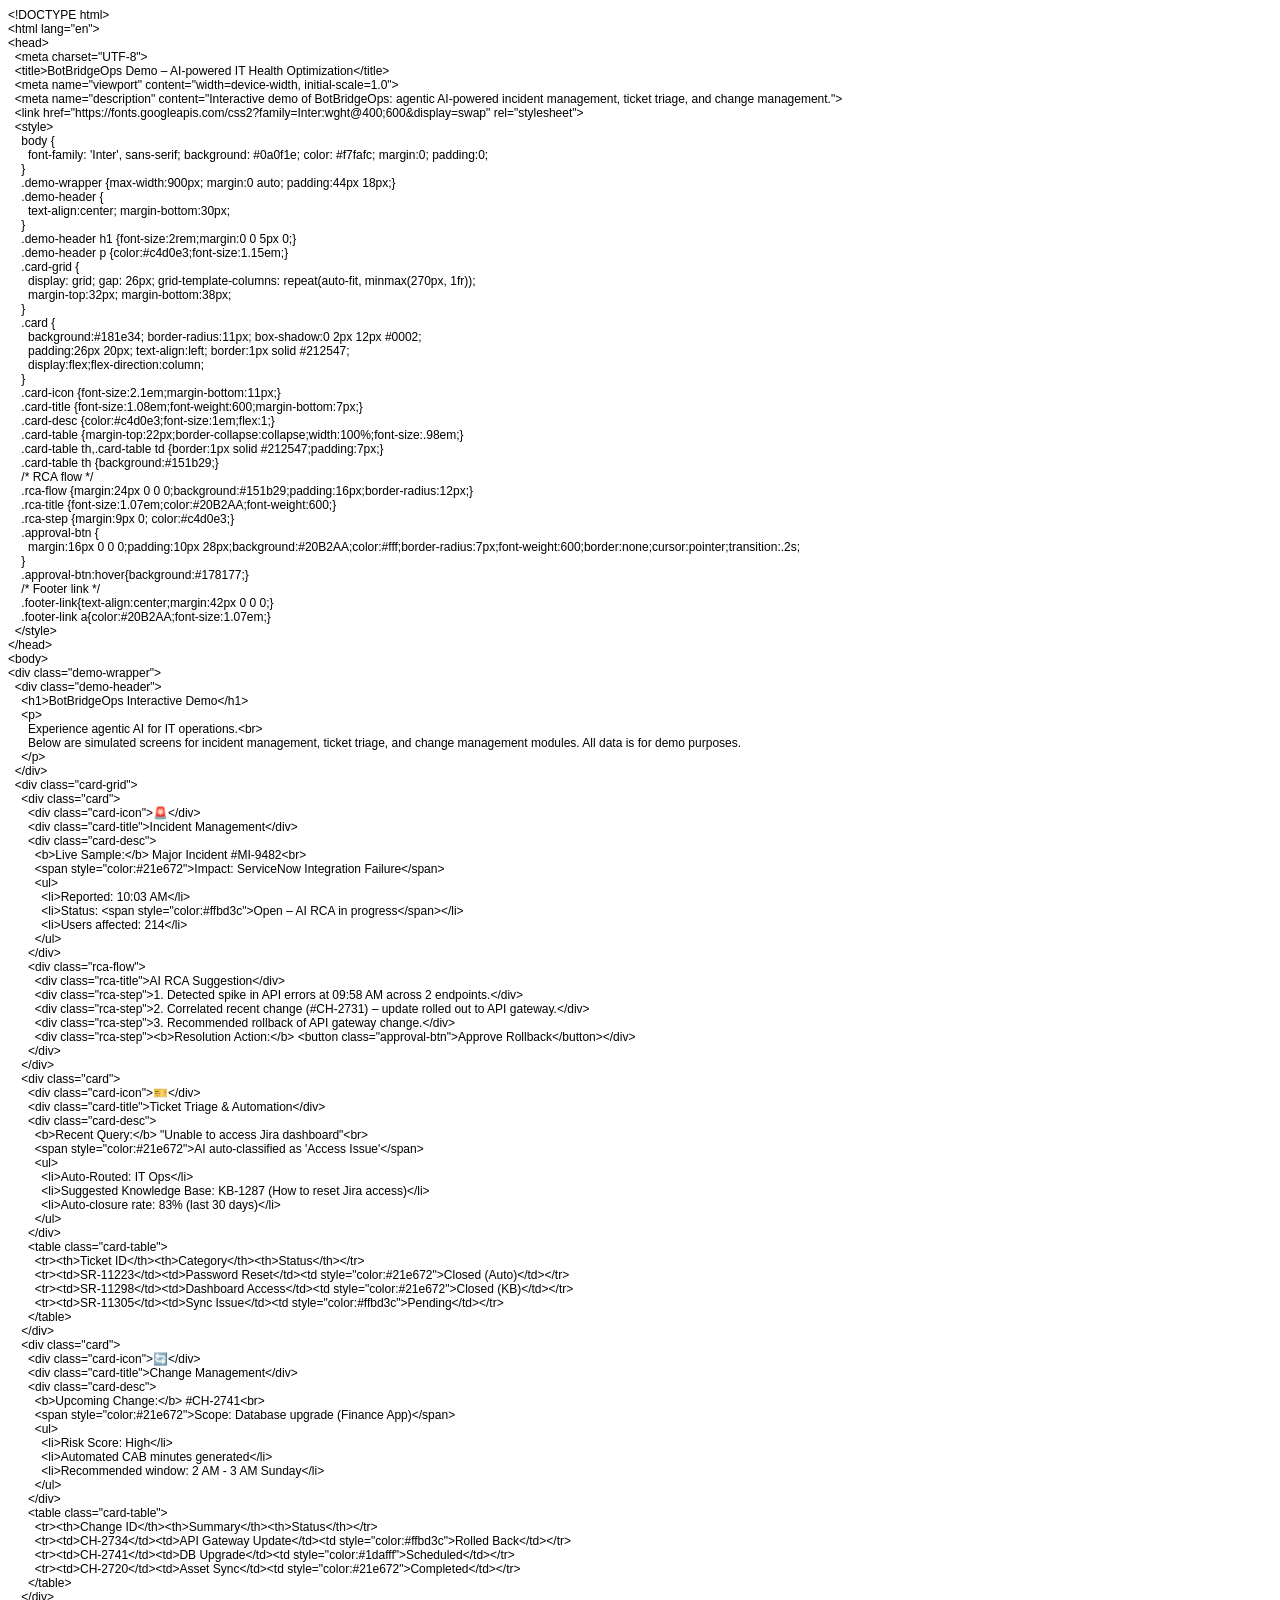
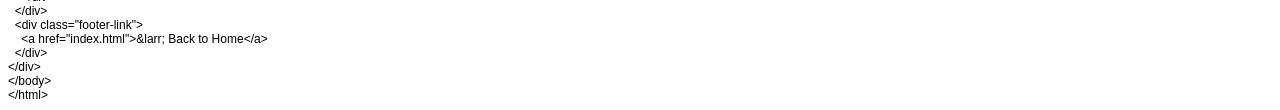
<file: demo.html>
<!DOCTYPE html PUBLIC "-//W3C//DTD HTML 4.01//EN" "http://www.w3.org/TR/html4/strict.dtd">
<html>
<head>
  <meta http-equiv="Content-Type" content="text/html; charset=utf-8">
  <meta http-equiv="Content-Style-Type" content="text/css">
  <title></title>
  <meta name="Generator" content="Cocoa HTML Writer">
  <meta name="CocoaVersion" content="2685.1">
  <style type="text/css">
    p.p1 {margin: 0.0px 0.0px 0.0px 0.0px; font: 12.0px Helvetica}
  </style>
</head>
<body>
<p class="p1">&lt;!DOCTYPE html&gt;</p>
<p class="p1">&lt;html lang="en"&gt;</p>
<p class="p1">&lt;head&gt;</p>
<p class="p1"><span class="Apple-converted-space">  </span>&lt;meta charset="UTF-8"&gt;</p>
<p class="p1"><span class="Apple-converted-space">  </span>&lt;title&gt;BotBridgeOps Demo – AI-powered IT Health Optimization&lt;/title&gt;</p>
<p class="p1"><span class="Apple-converted-space">  </span>&lt;meta name="viewport" content="width=device-width, initial-scale=1.0"&gt;</p>
<p class="p1"><span class="Apple-converted-space">  </span>&lt;meta name="description" content="Interactive demo of BotBridgeOps: agentic AI-powered incident management, ticket triage, and change management."&gt;</p>
<p class="p1"><span class="Apple-converted-space">  </span>&lt;link href="https://fonts.googleapis.com/css2?family=Inter:wght@400;600&amp;display=swap" rel="stylesheet"&gt;</p>
<p class="p1"><span class="Apple-converted-space">  </span>&lt;style&gt;</p>
<p class="p1"><span class="Apple-converted-space">    </span>body {</p>
<p class="p1"><span class="Apple-converted-space">      </span>font-family: 'Inter', sans-serif; background: #0a0f1e; color: #f7fafc; margin:0; padding:0;</p>
<p class="p1"><span class="Apple-converted-space">    </span>}</p>
<p class="p1"><span class="Apple-converted-space">    </span>.demo-wrapper {max-width:900px; margin:0 auto; padding:44px 18px;}</p>
<p class="p1"><span class="Apple-converted-space">    </span>.demo-header {</p>
<p class="p1"><span class="Apple-converted-space">      </span>text-align:center; margin-bottom:30px;</p>
<p class="p1"><span class="Apple-converted-space">    </span>}</p>
<p class="p1"><span class="Apple-converted-space">    </span>.demo-header h1 {font-size:2rem;margin:0 0 5px 0;}</p>
<p class="p1"><span class="Apple-converted-space">    </span>.demo-header p {color:#c4d0e3;font-size:1.15em;}</p>
<p class="p1"><span class="Apple-converted-space">    </span>.card-grid {</p>
<p class="p1"><span class="Apple-converted-space">      </span>display: grid; gap: 26px; grid-template-columns: repeat(auto-fit, minmax(270px, 1fr));</p>
<p class="p1"><span class="Apple-converted-space">      </span>margin-top:32px; margin-bottom:38px;</p>
<p class="p1"><span class="Apple-converted-space">    </span>}</p>
<p class="p1"><span class="Apple-converted-space">    </span>.card {</p>
<p class="p1"><span class="Apple-converted-space">      </span>background:#181e34; border-radius:11px; box-shadow:0 2px 12px #0002;</p>
<p class="p1"><span class="Apple-converted-space">      </span>padding:26px 20px; text-align:left; border:1px solid #212547;</p>
<p class="p1"><span class="Apple-converted-space">      </span>display:flex;flex-direction:column;</p>
<p class="p1"><span class="Apple-converted-space">    </span>}</p>
<p class="p1"><span class="Apple-converted-space">    </span>.card-icon {font-size:2.1em;margin-bottom:11px;}</p>
<p class="p1"><span class="Apple-converted-space">    </span>.card-title {font-size:1.08em;font-weight:600;margin-bottom:7px;}</p>
<p class="p1"><span class="Apple-converted-space">    </span>.card-desc {color:#c4d0e3;font-size:1em;flex:1;}</p>
<p class="p1"><span class="Apple-converted-space">    </span>.card-table {margin-top:22px;border-collapse:collapse;width:100%;font-size:.98em;}</p>
<p class="p1"><span class="Apple-converted-space">    </span>.card-table th,.card-table td {border:1px solid #212547;padding:7px;}</p>
<p class="p1"><span class="Apple-converted-space">    </span>.card-table th {background:#151b29;}</p>
<p class="p1"><span class="Apple-converted-space">    </span>/* RCA flow */</p>
<p class="p1"><span class="Apple-converted-space">    </span>.rca-flow {margin:24px 0 0 0;background:#151b29;padding:16px;border-radius:12px;}</p>
<p class="p1"><span class="Apple-converted-space">    </span>.rca-title {font-size:1.07em;color:#20B2AA;font-weight:600;}</p>
<p class="p1"><span class="Apple-converted-space">    </span>.rca-step {margin:9px 0; color:#c4d0e3;}</p>
<p class="p1"><span class="Apple-converted-space">    </span>.approval-btn {</p>
<p class="p1"><span class="Apple-converted-space">      </span>margin:16px 0 0 0;padding:10px 28px;background:#20B2AA;color:#fff;border-radius:7px;font-weight:600;border:none;cursor:pointer;transition:.2s;</p>
<p class="p1"><span class="Apple-converted-space">    </span>}</p>
<p class="p1"><span class="Apple-converted-space">    </span>.approval-btn:hover{background:#178177;}</p>
<p class="p1"><span class="Apple-converted-space">    </span>/* Footer link */</p>
<p class="p1"><span class="Apple-converted-space">    </span>.footer-link{text-align:center;margin:42px 0 0 0;}</p>
<p class="p1"><span class="Apple-converted-space">    </span>.footer-link a{color:#20B2AA;font-size:1.07em;}</p>
<p class="p1"><span class="Apple-converted-space">  </span>&lt;/style&gt;</p>
<p class="p1">&lt;/head&gt;</p>
<p class="p1">&lt;body&gt;</p>
<p class="p1">&lt;div class="demo-wrapper"&gt;</p>
<p class="p1"><span class="Apple-converted-space">  </span>&lt;div class="demo-header"&gt;</p>
<p class="p1"><span class="Apple-converted-space">    </span>&lt;h1&gt;BotBridgeOps Interactive Demo&lt;/h1&gt;</p>
<p class="p1"><span class="Apple-converted-space">    </span>&lt;p&gt;</p>
<p class="p1"><span class="Apple-converted-space">      </span>Experience agentic AI for IT operations.&lt;br&gt;</p>
<p class="p1"><span class="Apple-converted-space">      </span>Below are simulated screens for incident management, ticket triage, and change management modules. All data is for demo purposes.</p>
<p class="p1"><span class="Apple-converted-space">    </span>&lt;/p&gt;</p>
<p class="p1"><span class="Apple-converted-space">  </span>&lt;/div&gt;</p>
<p class="p1"><span class="Apple-converted-space">  </span>&lt;div class="card-grid"&gt;</p>
<p class="p1"><span class="Apple-converted-space">    </span>&lt;div class="card"&gt;</p>
<p class="p1"><span class="Apple-converted-space">      </span>&lt;div class="card-icon"&gt;🚨&lt;/div&gt;</p>
<p class="p1"><span class="Apple-converted-space">      </span>&lt;div class="card-title"&gt;Incident Management&lt;/div&gt;</p>
<p class="p1"><span class="Apple-converted-space">      </span>&lt;div class="card-desc"&gt;</p>
<p class="p1"><span class="Apple-converted-space">        </span>&lt;b&gt;Live Sample:&lt;/b&gt; Major Incident #MI-9482&lt;br&gt;</p>
<p class="p1"><span class="Apple-converted-space">        </span>&lt;span style="color:#21e672"&gt;Impact: ServiceNow Integration Failure&lt;/span&gt;</p>
<p class="p1"><span class="Apple-converted-space">        </span>&lt;ul&gt;</p>
<p class="p1"><span class="Apple-converted-space">          </span>&lt;li&gt;Reported: 10:03 AM&lt;/li&gt;</p>
<p class="p1"><span class="Apple-converted-space">          </span>&lt;li&gt;Status: &lt;span style="color:#ffbd3c"&gt;Open – AI RCA in progress&lt;/span&gt;&lt;/li&gt;</p>
<p class="p1"><span class="Apple-converted-space">          </span>&lt;li&gt;Users affected: 214&lt;/li&gt;</p>
<p class="p1"><span class="Apple-converted-space">        </span>&lt;/ul&gt;</p>
<p class="p1"><span class="Apple-converted-space">      </span>&lt;/div&gt;</p>
<p class="p1"><span class="Apple-converted-space">      </span>&lt;div class="rca-flow"&gt;</p>
<p class="p1"><span class="Apple-converted-space">        </span>&lt;div class="rca-title"&gt;AI RCA Suggestion&lt;/div&gt;</p>
<p class="p1"><span class="Apple-converted-space">        </span>&lt;div class="rca-step"&gt;1. Detected spike in API errors at 09:58 AM across 2 endpoints.&lt;/div&gt;</p>
<p class="p1"><span class="Apple-converted-space">        </span>&lt;div class="rca-step"&gt;2. Correlated recent change (#CH-2731) – update rolled out to API gateway.&lt;/div&gt;</p>
<p class="p1"><span class="Apple-converted-space">        </span>&lt;div class="rca-step"&gt;3. Recommended rollback of API gateway change.&lt;/div&gt;</p>
<p class="p1"><span class="Apple-converted-space">        </span>&lt;div class="rca-step"&gt;&lt;b&gt;Resolution Action:&lt;/b&gt; &lt;button class="approval-btn"&gt;Approve Rollback&lt;/button&gt;&lt;/div&gt;</p>
<p class="p1"><span class="Apple-converted-space">      </span>&lt;/div&gt;</p>
<p class="p1"><span class="Apple-converted-space">    </span>&lt;/div&gt;</p>
<p class="p1"><span class="Apple-converted-space">    </span>&lt;div class="card"&gt;</p>
<p class="p1"><span class="Apple-converted-space">      </span>&lt;div class="card-icon"&gt;🎫&lt;/div&gt;</p>
<p class="p1"><span class="Apple-converted-space">      </span>&lt;div class="card-title"&gt;Ticket Triage &amp; Automation&lt;/div&gt;</p>
<p class="p1"><span class="Apple-converted-space">      </span>&lt;div class="card-desc"&gt;</p>
<p class="p1"><span class="Apple-converted-space">        </span>&lt;b&gt;Recent Query:&lt;/b&gt; "Unable to access Jira dashboard"&lt;br&gt;</p>
<p class="p1"><span class="Apple-converted-space">        </span>&lt;span style="color:#21e672"&gt;AI auto-classified as 'Access Issue'&lt;/span&gt;</p>
<p class="p1"><span class="Apple-converted-space">        </span>&lt;ul&gt;</p>
<p class="p1"><span class="Apple-converted-space">          </span>&lt;li&gt;Auto-Routed: IT Ops&lt;/li&gt;</p>
<p class="p1"><span class="Apple-converted-space">          </span>&lt;li&gt;Suggested Knowledge Base: KB-1287 (How to reset Jira access)&lt;/li&gt;</p>
<p class="p1"><span class="Apple-converted-space">          </span>&lt;li&gt;Auto-closure rate: 83% (last 30 days)&lt;/li&gt;</p>
<p class="p1"><span class="Apple-converted-space">        </span>&lt;/ul&gt;</p>
<p class="p1"><span class="Apple-converted-space">      </span>&lt;/div&gt;</p>
<p class="p1"><span class="Apple-converted-space">      </span>&lt;table class="card-table"&gt;</p>
<p class="p1"><span class="Apple-converted-space">        </span>&lt;tr&gt;&lt;th&gt;Ticket ID&lt;/th&gt;&lt;th&gt;Category&lt;/th&gt;&lt;th&gt;Status&lt;/th&gt;&lt;/tr&gt;</p>
<p class="p1"><span class="Apple-converted-space">        </span>&lt;tr&gt;&lt;td&gt;SR-11223&lt;/td&gt;&lt;td&gt;Password Reset&lt;/td&gt;&lt;td style="color:#21e672"&gt;Closed (Auto)&lt;/td&gt;&lt;/tr&gt;</p>
<p class="p1"><span class="Apple-converted-space">        </span>&lt;tr&gt;&lt;td&gt;SR-11298&lt;/td&gt;&lt;td&gt;Dashboard Access&lt;/td&gt;&lt;td style="color:#21e672"&gt;Closed (KB)&lt;/td&gt;&lt;/tr&gt;</p>
<p class="p1"><span class="Apple-converted-space">        </span>&lt;tr&gt;&lt;td&gt;SR-11305&lt;/td&gt;&lt;td&gt;Sync Issue&lt;/td&gt;&lt;td style="color:#ffbd3c"&gt;Pending&lt;/td&gt;&lt;/tr&gt;</p>
<p class="p1"><span class="Apple-converted-space">      </span>&lt;/table&gt;</p>
<p class="p1"><span class="Apple-converted-space">    </span>&lt;/div&gt;</p>
<p class="p1"><span class="Apple-converted-space">    </span>&lt;div class="card"&gt;</p>
<p class="p1"><span class="Apple-converted-space">      </span>&lt;div class="card-icon"&gt;🔄&lt;/div&gt;</p>
<p class="p1"><span class="Apple-converted-space">      </span>&lt;div class="card-title"&gt;Change Management&lt;/div&gt;</p>
<p class="p1"><span class="Apple-converted-space">      </span>&lt;div class="card-desc"&gt;</p>
<p class="p1"><span class="Apple-converted-space">        </span>&lt;b&gt;Upcoming Change:&lt;/b&gt; #CH-2741&lt;br&gt;</p>
<p class="p1"><span class="Apple-converted-space">        </span>&lt;span style="color:#21e672"&gt;Scope: Database upgrade (Finance App)&lt;/span&gt;</p>
<p class="p1"><span class="Apple-converted-space">        </span>&lt;ul&gt;</p>
<p class="p1"><span class="Apple-converted-space">          </span>&lt;li&gt;Risk Score: High&lt;/li&gt;</p>
<p class="p1"><span class="Apple-converted-space">          </span>&lt;li&gt;Automated CAB minutes generated&lt;/li&gt;</p>
<p class="p1"><span class="Apple-converted-space">          </span>&lt;li&gt;Recommended window: 2 AM - 3 AM Sunday&lt;/li&gt;</p>
<p class="p1"><span class="Apple-converted-space">        </span>&lt;/ul&gt;</p>
<p class="p1"><span class="Apple-converted-space">      </span>&lt;/div&gt;</p>
<p class="p1"><span class="Apple-converted-space">      </span>&lt;table class="card-table"&gt;</p>
<p class="p1"><span class="Apple-converted-space">        </span>&lt;tr&gt;&lt;th&gt;Change ID&lt;/th&gt;&lt;th&gt;Summary&lt;/th&gt;&lt;th&gt;Status&lt;/th&gt;&lt;/tr&gt;</p>
<p class="p1"><span class="Apple-converted-space">        </span>&lt;tr&gt;&lt;td&gt;CH-2734&lt;/td&gt;&lt;td&gt;API Gateway Update&lt;/td&gt;&lt;td style="color:#ffbd3c"&gt;Rolled Back&lt;/td&gt;&lt;/tr&gt;</p>
<p class="p1"><span class="Apple-converted-space">        </span>&lt;tr&gt;&lt;td&gt;CH-2741&lt;/td&gt;&lt;td&gt;DB Upgrade&lt;/td&gt;&lt;td style="color:#1dafff"&gt;Scheduled&lt;/td&gt;&lt;/tr&gt;</p>
<p class="p1"><span class="Apple-converted-space">        </span>&lt;tr&gt;&lt;td&gt;CH-2720&lt;/td&gt;&lt;td&gt;Asset Sync&lt;/td&gt;&lt;td style="color:#21e672"&gt;Completed&lt;/td&gt;&lt;/tr&gt;</p>
<p class="p1"><span class="Apple-converted-space">      </span>&lt;/table&gt;</p>
<p class="p1"><span class="Apple-converted-space">    </span>&lt;/div&gt;</p>
<p class="p1"><span class="Apple-converted-space">  </span>&lt;/div&gt;</p>
<p class="p1"><span class="Apple-converted-space">  </span>&lt;div class="footer-link"&gt;</p>
<p class="p1"><span class="Apple-converted-space">    </span>&lt;a href="index.html"&gt;&amp;larr; Back to Home&lt;/a&gt;</p>
<p class="p1"><span class="Apple-converted-space">  </span>&lt;/div&gt;</p>
<p class="p1">&lt;/div&gt;</p>
<p class="p1">&lt;/body&gt;</p>
<p class="p1">&lt;/html&gt;</p>
</body>
</html>
</file>
<file: assets/index-D9HUNYkE.css>
:root{--primary:#06f;--primary-dark:#0052cc;--secondary:#10b981;--accent:#ff6b35;--bg:#0a0f1e;--surface:#181e34;--text:#f7fafc;--text-secondary:#c4d0e3;--text-light:#a0aec0;--border:#22273b;--card:#141927;--success:#21e672;--warning:#fbbc05;--danger:#e84a5f;--shadow:0 4px 6px #0000001a;--shadow-lg:0 10px 15px #0000001a;--shadow-xl:0 20px 25px #00000026}*{box-sizing:border-box}html,body{background:var(--bg);color:var(--text);scroll-behavior:smooth;width:100%;margin:0;padding:0;font-family:Inter,sans-serif;overflow-x:hidden}a{color:var(--primary);text-decoration:none}a:hover{color:var(--primary-dark)}h1,h2,h3,h4{margin:0;font-weight:700;line-height:1.2}p{margin:0;line-height:1.6}ul{margin:0;padding:0;list-style:none}.wrapper{width:100%;max-width:1200px;margin:0 auto;padding:0 20px}.background-animation{z-index:-1;width:100%;height:100%;position:fixed;top:0;left:0;overflow:hidden}.wave{opacity:.3;background:radial-gradient(circle,#0066ff1a 0%,#0000 70%);width:200%;height:100%;animation:15s linear infinite wave;position:absolute;bottom:0;left:0}.wave:nth-child(2){opacity:.2;background:radial-gradient(circle at 60% 40%,#20b2aa1a 0%,#0000 70%);animation:20s linear -5s infinite wave}.wave:nth-child(3){opacity:.15;background:radial-gradient(circle at 40% 60%,#10b9811a 0%,#0000 70%);animation:25s linear -10s infinite wave}@keyframes wave{0%{transform:translate(0)translateY(0)rotate(0)}50%{transform:translate(-25%)translateY(-10px)rotate(3deg)}to{transform:translate(-50%)translateY(0)rotate(0)}}.particle{background:var(--primary);opacity:.3;border-radius:50%;animation:15s linear infinite float;position:absolute}.particle:nth-child(4){background:var(--secondary);width:4px;height:4px;animation-duration:20s;top:20%;left:10%}.particle:nth-child(5){background:var(--accent);width:6px;height:6px;animation-duration:25s;top:60%;left:80%}.particle:nth-child(6){background:var(--primary);width:3px;height:3px;animation-duration:18s;top:80%;left:20%}@keyframes float{0%{opacity:.3;transform:translate(0)rotate(0)}25%{opacity:.5;transform:translate(20px,30px)rotate(90deg)}50%{opacity:.3;transform:translate(40px,10px)rotate(180deg)}75%{opacity:.4;transform:translate(10px,40px)rotate(270deg)}to{opacity:.3;transform:translate(0)rotate(360deg)}}.sticky-notification{background:var(--accent);color:#fff;text-align:center;z-index:1000;width:100%;padding:12px 0;font-weight:600;position:sticky;top:0}.sticky-notification .wrapper{padding:0 20px}.navbar{z-index:100;justify-content:space-between;align-items:center;width:100%;padding:24px 0;display:flex;position:relative}.navbar .wrapper{justify-content:space-between;align-items:center;width:100%;display:flex}.logo{color:var(--primary);align-items:center;gap:12px;font-size:1.75rem;font-weight:700;display:flex}.logo-icon{font-size:1.5rem}.mobile-menu-button{cursor:pointer;z-index:101;flex-direction:column;padding:5px;display:none}.mobile-menu-button span{background:var(--text);border-radius:2px;width:25px;height:3px;margin:3px 0;transition:all .3s}@media (max-width:768px){.mobile-menu-button{display:flex}.nav-links{background:var(--bg);z-index:100;flex-direction:column;justify-content:flex-start;align-items:center;width:70%;max-width:300px;height:100vh;padding-top:80px;transition:right .3s;position:fixed;top:0;right:-100%}.nav-links.mobile-menu-open{right:0}.nav-links a,.nav-links button{margin:15px 0;font-size:1.1rem}}.nav-links{align-items:center;gap:32px;display:flex}.nav-links a{color:var(--text-secondary);font-size:1rem;font-weight:500;transition:color .2s;position:relative}.nav-links a:hover{color:var(--primary)}.btn{cursor:pointer;text-align:center;border:none;border-radius:8px;padding:13px 34px;font-family:Inter,sans-serif;font-size:1rem;font-weight:600;transition:all .2s;display:inline-block}.btn-primary{background:var(--primary);color:#fff}.btn-primary:hover{background:var(--primary-dark);box-shadow:var(--shadow-lg);transform:translateY(-2px)}.btn-secondary{color:var(--primary);border:2px solid var(--primary);background:0 0}.btn-secondary:hover{box-shadow:var(--shadow-lg);background:#0066ff1a;transform:translateY(-2px)}.btn-large{padding:16px 40px;font-size:1.1rem}.hero{text-align:center;background:linear-gradient(135deg,#0066ff1a 0,#0a0f1e 100%);width:100%;padding:120px 0 80px;position:relative;overflow:hidden}.hero-content{z-index:2;max-width:800px;margin:0 auto;padding:0 20px;position:relative}.hero-tagline{color:var(--accent);letter-spacing:.05em;text-transform:uppercase;background:#ff6b351a;border:1px solid #ff6b3533;border-radius:99px;margin-bottom:20px;padding:10px 25px;font-size:1.1rem;font-weight:600;animation:2s infinite pulse;display:inline-block}@keyframes pulse{0%{box-shadow:0 0 #ff6b3566}70%{box-shadow:0 0 0 10px #ff6b3500}to{box-shadow:0 0 #ff6b3500}}.hero h1{background:linear-gradient(135deg,var(--text)0%,var(--text-secondary)100%);-webkit-text-fill-color:transparent;-webkit-background-clip:text;background-clip:text;margin:.5em 0 1.5rem;font-size:3.5rem;line-height:1.1}.hero-pitch{max-width:650px;color:var(--text-secondary);margin:0 auto 38px;font-size:1.3rem;font-weight:500;line-height:1.7}.hero-ctas{flex-wrap:wrap;justify-content:center;gap:20px;margin-bottom:40px;display:flex}.trust-badges{flex-wrap:wrap;justify-content:center;gap:20px;margin-bottom:30px;display:flex}.trust-badge{background:var(--card);color:var(--text-secondary);border:1px solid var(--border);border-radius:20px;padding:8px 16px;font-size:.9rem}.live-stats{flex-wrap:wrap;justify-content:center;gap:40px;margin-top:40px;display:flex}.stat-item{text-align:center}.stat-number{color:var(--primary);margin-bottom:5px;font-size:2.5rem;font-weight:700}.stat-label{color:var(--text-secondary);text-transform:uppercase;letter-spacing:.05em;font-size:.9rem}.waiting-list{background:var(--bg);padding:100px 0;position:relative;overflow:hidden}.waiting-list-content{text-align:center;z-index:2;max-width:800px;margin:0 auto;padding:0 20px;position:relative}.waiting-list-form{max-width:500px;margin:0 auto 40px;position:relative}.waiting-list-form .form-group{align-items:center;gap:10px;display:flex}.waiting-list-form input{border:2px solid var(--border);background:var(--card);color:var(--text);border-radius:8px;flex:1;padding:15px 20px;font-family:Inter,sans-serif;font-size:1rem}.waiting-list-form input:focus{border-color:var(--primary);outline:none}.waiting-list-form button{min-width:150px}.waiting-list-benefits{grid-template-columns:repeat(auto-fit,minmax(250px,1fr));gap:30px;margin-top:50px;display:grid}.benefit-item{text-align:left;align-items:flex-start;gap:15px;display:flex}.benefit-icon{min-width:50px;font-size:2rem}.benefit-content h4{color:var(--text);margin-bottom:8px;font-size:1.2rem}.benefit-content p{color:var(--text-secondary);line-height:1.6}.submit-message{border-radius:8px;margin-top:15px;padding:10px;font-weight:500}.submit-message.success{color:var(--secondary);border:1px solid var(--secondary);background:#10b9811a}.submit-message.error{color:var(--danger);border:1px solid var(--danger);background:#e84a5f1a}.customer-logos{background:var(--surface);text-align:center;padding:60px 0;position:relative;overflow:hidden}.logos-text{color:var(--text-secondary);margin-bottom:30px;font-size:1.1rem}.logos-grid{grid-template-columns:repeat(4,1fr);gap:30px;max-width:800px;margin:0 auto;display:grid}.logo-item{background:var(--card);color:var(--text-secondary);border-radius:10px;padding:20px;font-weight:600;transition:all .3s}.logo-item:hover{background:var(--primary);color:#fff;transform:translateY(-5px)}.pain-points{background:var(--bg);padding:100px 0;position:relative;overflow:hidden}.pain-grid{grid-template-columns:repeat(auto-fit,minmax(250px,1fr));gap:30px;max-width:1200px;margin:0 auto;padding:0 20px;display:grid}.pain-card{background:var(--card);text-align:center;border:1px solid var(--border);border-radius:16px;padding:30px;transition:all .3s}.pain-card:hover{border-color:var(--accent);box-shadow:var(--shadow-lg);transform:translateY(-5px)}.pain-icon{color:var(--accent);margin-bottom:20px;font-size:2.5rem}.pain-card h3{color:var(--text);margin-bottom:15px;font-size:1.3rem}.pain-card p{color:var(--text-secondary);line-height:1.6}.how-it-works{background:var(--surface);padding:100px 0;position:relative;overflow:hidden}.steps-grid{grid-template-columns:repeat(auto-fit,minmax(300px,1fr));gap:40px;max-width:1200px;margin:0 auto;padding:0 20px;display:grid}.step-card{background:var(--card);text-align:center;border:1px solid var(--border);opacity:.6;border-radius:16px;padding:40px 30px;transition:all .3s;position:relative}.step-card.active{opacity:1;border-color:var(--primary);box-shadow:var(--shadow-xl);transform:scale(1.05)}.step-card:hover{border-color:var(--primary);box-shadow:var(--shadow-lg);transform:translateY(-5px)}.step-number{background:var(--primary);color:#fff;border-radius:50%;justify-content:center;align-items:center;width:30px;height:30px;font-size:.9rem;font-weight:600;display:flex;position:absolute;top:-15px;left:50%;transform:translate(-50%)}.step-icon{color:var(--primary);margin-bottom:20px;font-size:3rem}.step-card h3{color:var(--text);margin-bottom:15px;font-size:1.4rem}.step-card p{color:var(--text-secondary);line-height:1.6}.roi-calculator{background:var(--bg);padding:100px 0;position:relative;overflow:hidden}.calculator-content{text-align:center;max-width:800px;margin:0 auto;padding:0 20px}.calculator-form{gap:30px;margin-bottom:40px;display:grid}.form-group{text-align:left}.form-group label{color:var(--text-secondary);margin-bottom:10px;font-weight:500;display:block}.form-group input{background:var(--surface);-webkit-appearance:none;border-radius:4px;outline:none;width:100%;height:8px}.form-group input::-webkit-slider-thumb{appearance:none;background:var(--primary);cursor:pointer;border-radius:50%;width:20px;height:20px}.form-group .value{color:var(--primary);margin-left:10px;font-weight:600;display:inline-block}.calculator-results{grid-template-columns:repeat(3,1fr);gap:30px;margin:40px 0;display:grid}.result-item{background:var(--card);text-align:center;border:1px solid var(--border);border-radius:16px;padding:30px}.result-number{color:var(--secondary);margin-bottom:5px;font-size:2.5rem;font-weight:700}.result-label{color:var(--text-secondary);text-transform:uppercase;letter-spacing:.05em;font-size:.9rem}.features{background:var(--surface);padding:100px 0;position:relative;overflow:hidden}.feature-grid{grid-template-columns:repeat(auto-fit,minmax(300px,1fr));gap:30px;max-width:1200px;margin:0 auto;padding:0 20px;display:grid}.feature-card{background:var(--card);text-align:center;border:1px solid var(--border);border-radius:16px;padding:40px 30px;transition:all .3s;position:relative;overflow:hidden}.feature-card:before{content:"";background:var(--primary);height:3px;transition:transform .3s;position:absolute;top:0;left:0;right:0;transform:scaleX(0)}.feature-card:hover:before{transform:scaleX(1)}.feature-card:hover{border-color:var(--primary);box-shadow:var(--shadow-lg);transform:translateY(-5px)}.feature-icon{color:var(--primary);margin-bottom:20px;font-size:3rem}.feature-card h3{color:var(--text);margin-bottom:15px;font-size:1.4rem}.feature-card p{color:var(--text-secondary);margin-bottom:20px;line-height:1.6}.feature-learn-more{color:var(--primary);cursor:pointer;background:0 0;border:none;font-weight:600;text-decoration:underline;transition:color .2s}.feature-learn-more:hover{color:var(--primary-dark)}.testimonials{background:var(--bg);padding:100px 0;position:relative;overflow:hidden}.testimonials-grid{grid-template-columns:repeat(auto-fit,minmax(350px,1fr));gap:30px;max-width:1200px;margin:0 auto;padding:0 20px;display:grid}.testimonial-card{background:var(--card);border:1px solid var(--border);border-radius:16px;padding:30px;position:relative}.testimonial-avatar{background:var(--primary);color:#fff;border-radius:50%;justify-content:center;align-items:center;width:60px;height:60px;margin-bottom:20px;font-size:1.2rem;font-weight:600;display:flex}.testimonial-content p{color:var(--text-secondary);margin-bottom:20px;font-style:italic;line-height:1.6}.testimonial-rating{color:#ffc107;margin-bottom:15px;font-size:1.2rem}.author-name{color:var(--text);margin-bottom:5px;font-weight:600}.author-role{color:var(--text-secondary);font-size:.9rem}.pricing{background:var(--surface);padding:100px 0;position:relative;overflow:hidden}.pricing-grid{grid-template-columns:repeat(auto-fit,minmax(300px,1fr));gap:40px;max-width:1200px;margin:0 auto;padding:0 20px;display:grid}.pricing-card{background:var(--card);text-align:center;border:1px solid var(--border);border-radius:16px;padding:40px 30px;transition:all .3s;position:relative}.pricing-card.popular{border-color:var(--primary);box-shadow:var(--shadow-xl);transform:scale(1.05)}.pricing-card:hover{box-shadow:var(--shadow-lg);transform:translateY(-5px)}.popular-badge{background:var(--primary);color:#fff;border-radius:20px;padding:5px 15px;font-size:.8rem;font-weight:600;position:absolute;top:-15px;left:50%;transform:translate(-50%)}.pricing-card h3{color:var(--text);margin-bottom:15px;font-size:1.5rem}.price{color:var(--primary);margin-bottom:15px;font-size:2.5rem;font-weight:700}.price span{color:var(--text-secondary);font-size:1rem;font-weight:400}.pricing-description{color:var(--text-secondary);margin-bottom:25px;line-height:1.6}.pricing-features{margin-bottom:30px}.pricing-features li{color:var(--text-secondary);border-bottom:1px solid var(--border);padding:8px 0}.pricing-features li:last-child{border-bottom:none}.pricing-footer{text-align:center;color:var(--text-secondary);margin-top:40px;font-size:.9rem}.faq{background:var(--bg);padding:100px 0;position:relative;overflow:hidden}.faq-grid{max-width:800px;margin:0 auto;padding:0 20px}.faq-item{border-bottom:1px solid var(--border);margin-bottom:15px}.faq-question{cursor:pointer;color:var(--text);justify-content:space-between;align-items:center;padding:20px 0;font-weight:600;display:flex}.faq-toggle{transition:transform .3s}.faq-item.active .faq-toggle{transform:rotate(180deg)}.faq-answer{color:var(--text-secondary);padding:0 0 20px;line-height:1.6}.final-cta{text-align:center;background:linear-gradient(135deg,#0066ff1a 0,#0a0f1e 100%);padding:100px 0;position:relative;overflow:hidden}.cta-content h2{color:var(--text);margin-bottom:15px;font-size:2.5rem}.cta-content p{color:var(--text-secondary);max-width:600px;margin-bottom:30px;margin-left:auto;margin-right:auto;font-size:1.2rem}.cta-buttons{flex-wrap:wrap;justify-content:center;gap:20px;margin-bottom:20px;display:flex}.risk-reversal{color:var(--text-secondary);margin-top:20px;font-style:italic}.contact{background:var(--bg);border-top:1px solid var(--border);padding:80px 0 40px;position:relative;overflow:hidden}.footer-content{grid-template-columns:1fr 2fr;gap:60px;margin-bottom:60px;padding:0 20px;display:grid}.footer-logo .logo{margin-bottom:15px;font-size:2rem}.footer-desc{color:var(--text-secondary);max-width:300px;margin-bottom:20px;font-size:1rem;line-height:1.6}.footer-trust-badges{gap:10px;display:flex}.footer-trust-badges .trust-badge{padding:5px 12px;font-size:.8rem}.footer-links{grid-template-columns:repeat(3,1fr);gap:40px;display:grid}.footer-column h4{color:var(--text);margin-bottom:20px;font-size:1.1rem}.footer-column ul li{margin-bottom:12px}.footer-column ul li a{color:var(--text-secondary);font-size:.95rem;transition:color .2s}.footer-column ul li a:hover{color:var(--primary)}.footer-bottom{border-top:1px solid var(--border);text-align:center;color:var(--text-secondary);padding:30px 20px 0;font-size:.9rem}.floating-cta{z-index:1000;position:fixed;bottom:30px;right:30px}.floating-cta .btn{box-shadow:var(--shadow-xl);border-radius:50px;padding:15px 25px}@media (max-width:768px){.wrapper{padding:0 15px}.navbar{flex-direction:column;gap:20px;padding:15px 0}.nav-links{gap:15px}.hero{padding:80px 0}.hero h1{font-size:2.5rem}.hero-ctas{flex-direction:column;align-items:center}.hero-ctas .btn{width:100%;max-width:250px}.live-stats{gap:20px}.stat-number{font-size:2rem}.logos-grid{grid-template-columns:repeat(2,1fr)}.section-title{font-size:2rem}.footer-content{grid-template-columns:1fr;gap:40px;padding:0 15px}.footer-links{grid-template-columns:repeat(2,1fr)}.pricing-grid{grid-template-columns:1fr}.pricing-card.popular{transform:scale(1)}.cta-buttons{flex-direction:column;align-items:center}.footer-bottom{padding:0 15px}.floating-cta{bottom:20px;right:20px}.calculator-results,.steps-grid{grid-template-columns:1fr}.waiting-list-form .form-group{flex-direction:column}.waiting-list-form input{width:100%}.waiting-list-form button{width:100%;min-width:auto}.waiting-list-benefits{grid-template-columns:1fr}.benefit-item{flex-direction:row}.benefit-icon{min-width:40px;font-size:1.5rem}.benefit-content h4{font-size:1rem}.benefit-content p,.submit-message{font-size:.9rem}.trust-badge{padding:6px 12px;font-size:.8rem}.stat-label{font-size:.8rem}.pain-grid{grid-template-columns:1fr}.pain-card h3{font-size:1.1rem}.pain-card p{font-size:.9rem}.step-card h3{font-size:1.2rem}.step-card p{font-size:.9rem}.feature-grid{grid-template-columns:1fr}.feature-card h3{font-size:1.2rem}.feature-card p{font-size:.9rem}.testimonials-grid{grid-template-columns:1fr}.testimonial-content p,.author-name{font-size:.9rem}.author-role{font-size:.8rem}.pricing-card h3{font-size:1.3rem}.price{font-size:2rem}.pricing-description,.pricing-features li{font-size:.9rem}.faq-question{font-size:1rem}.faq-answer{font-size:.9rem}.risk-reversal{font-size:.85rem}.cta-content h2{font-size:2rem}.cta-content p,.hero-pitch{font-size:1.1rem}.hero-tagline{padding:8px 16px;font-size:.9rem}.btn{padding:12px 24px;font-size:.9rem}.btn-large{padding:14px 30px;font-size:1rem}}#root{text-align:center;max-width:1280px;margin:0 auto;padding:2rem}.logo{will-change:filter;height:6em;padding:1.5em;transition:filter .3s}.logo:hover{filter:drop-shadow(0 0 2em #646cffaa)}.logo.react:hover{filter:drop-shadow(0 0 2em #61dafbaa)}@keyframes logo-spin{0%{transform:rotate(0)}to{transform:rotate(360deg)}}@media (prefers-reduced-motion:no-preference){a:nth-of-type(2) .logo{animation:20s linear infinite logo-spin}}.card{padding:2em}.read-the-docs{color:#888}
</file>
